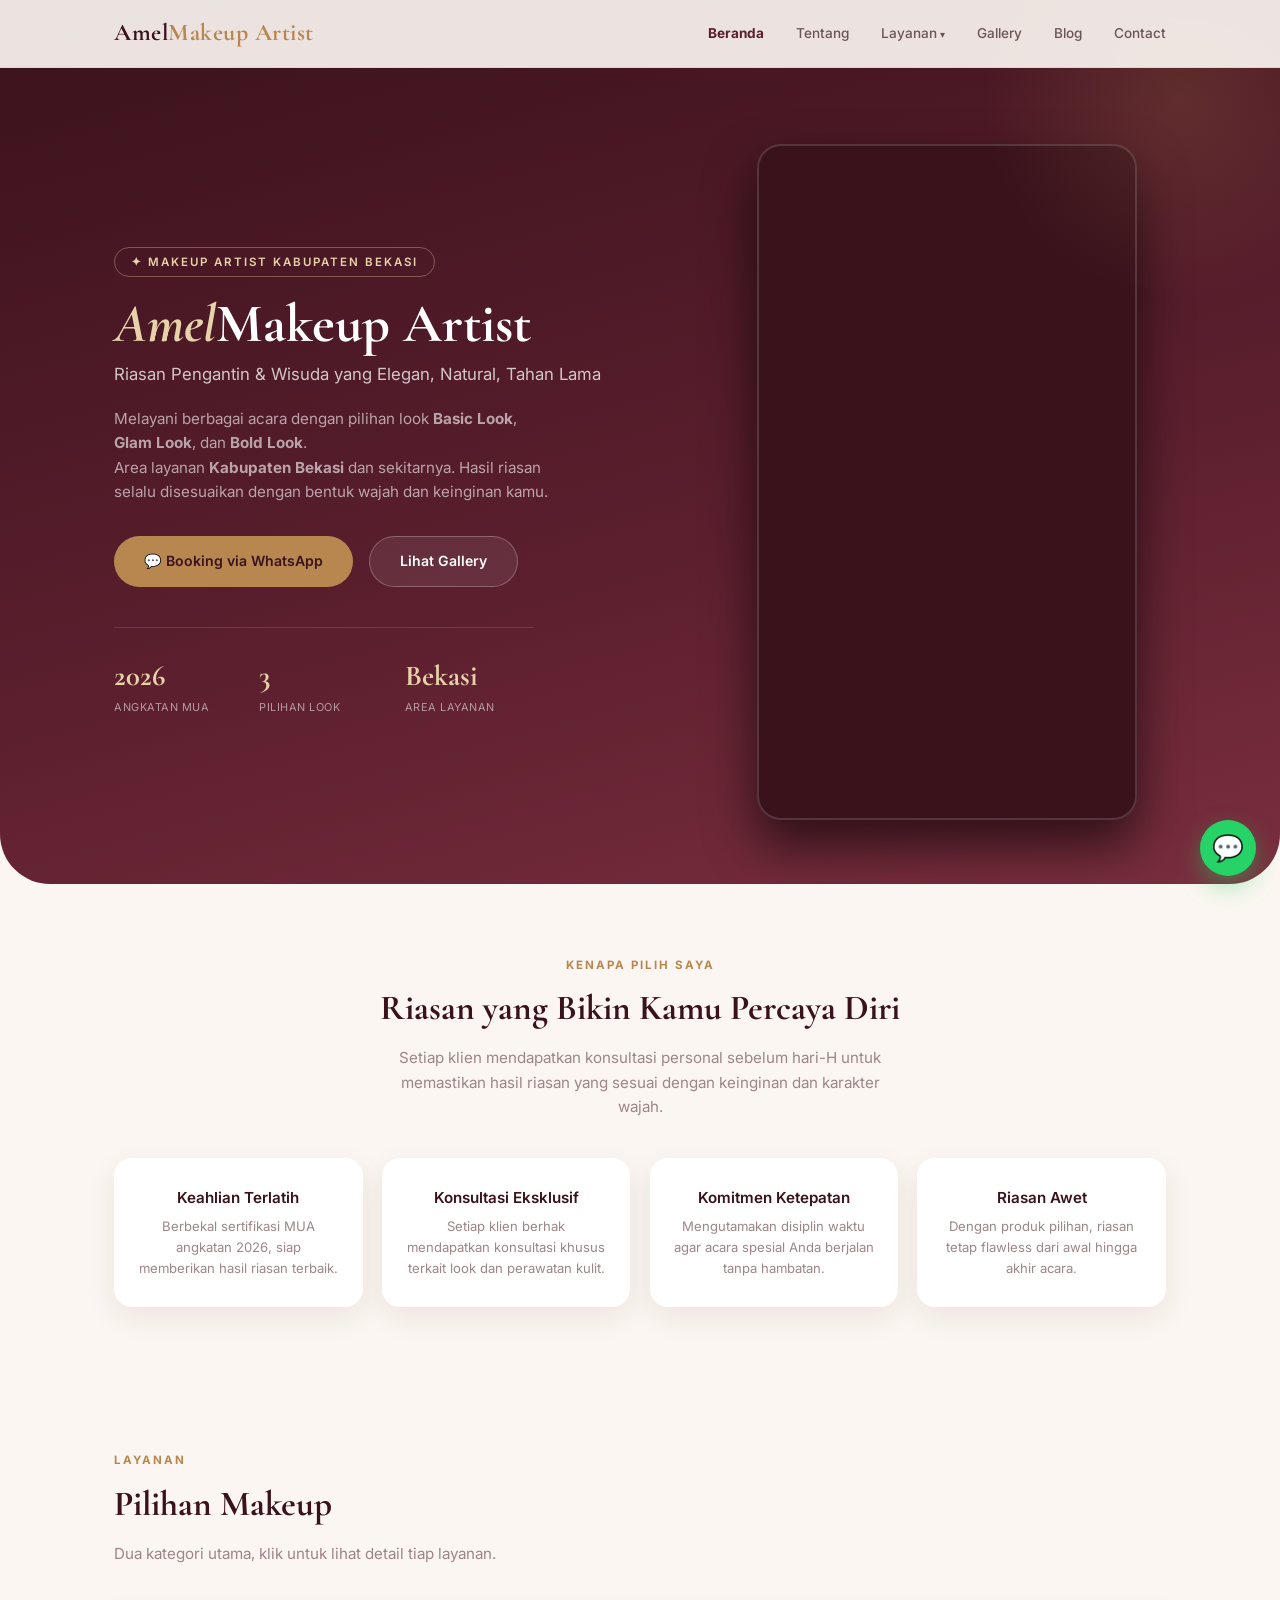
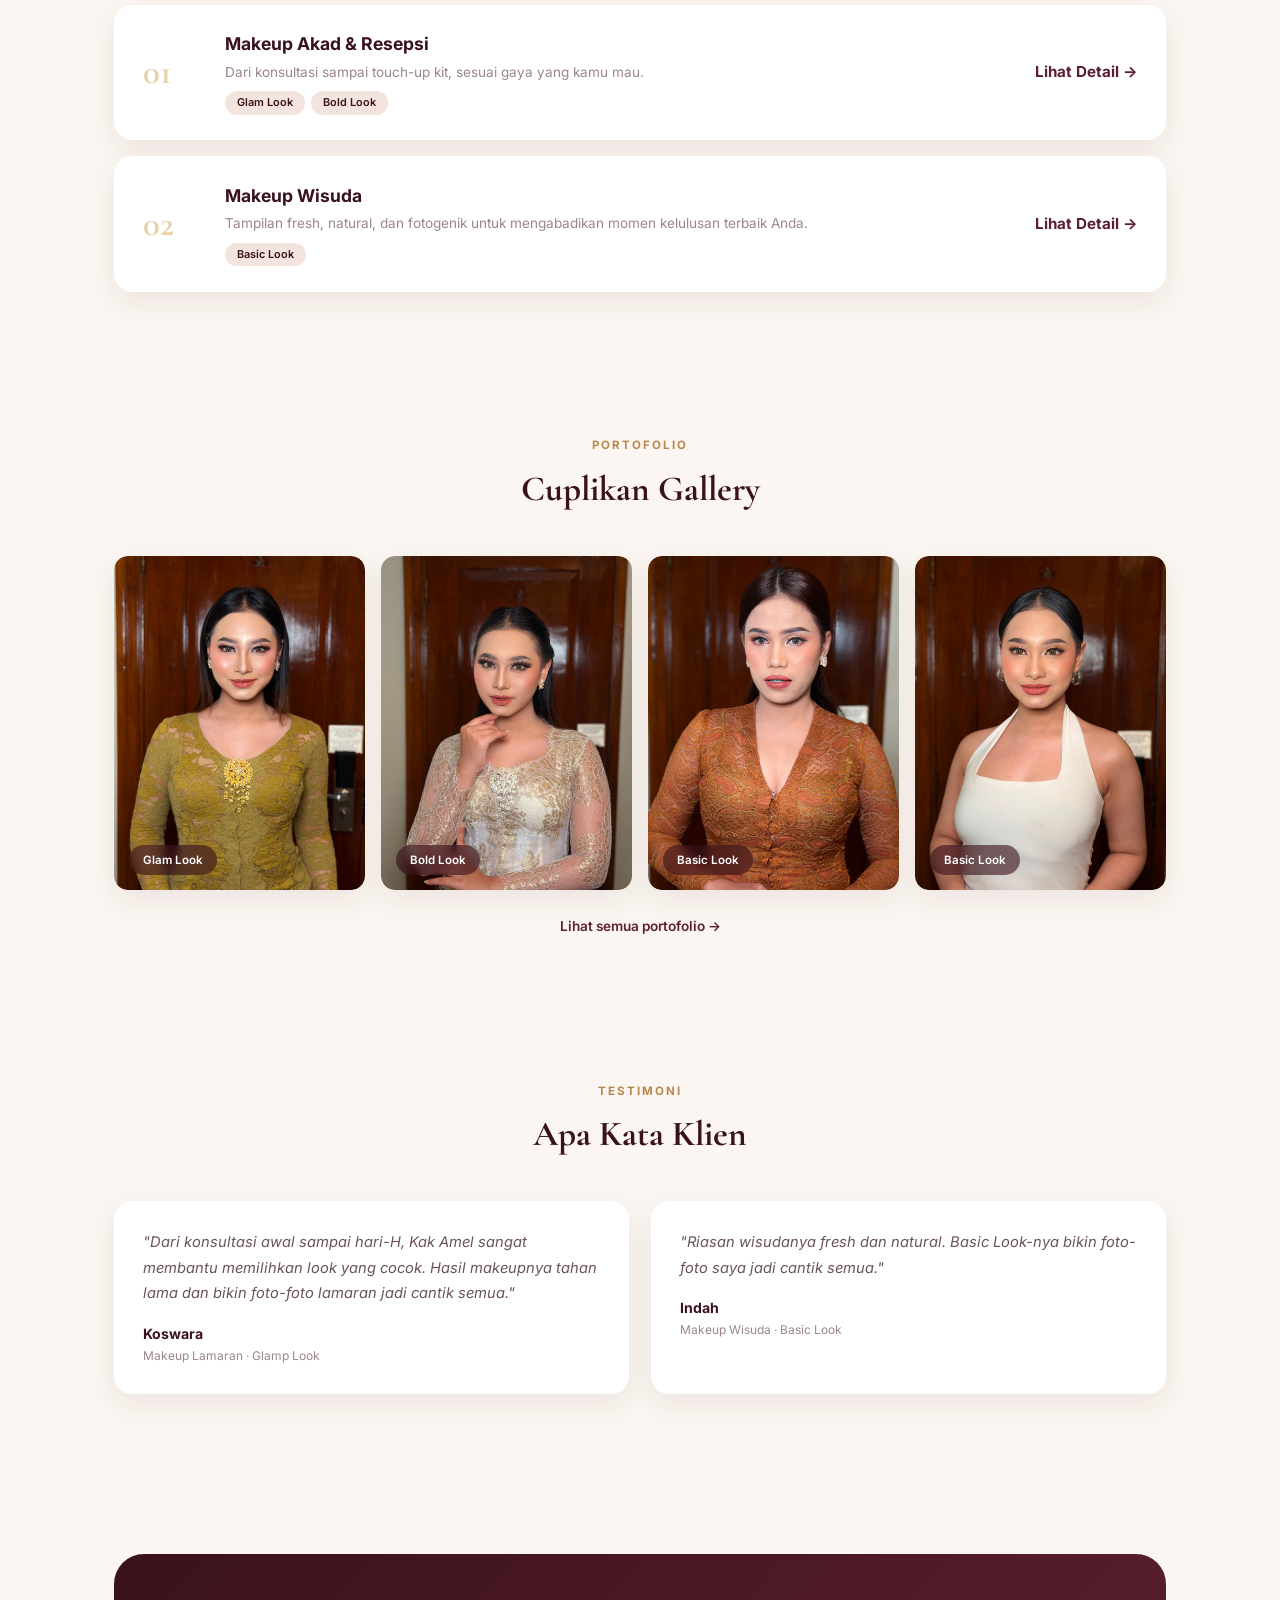
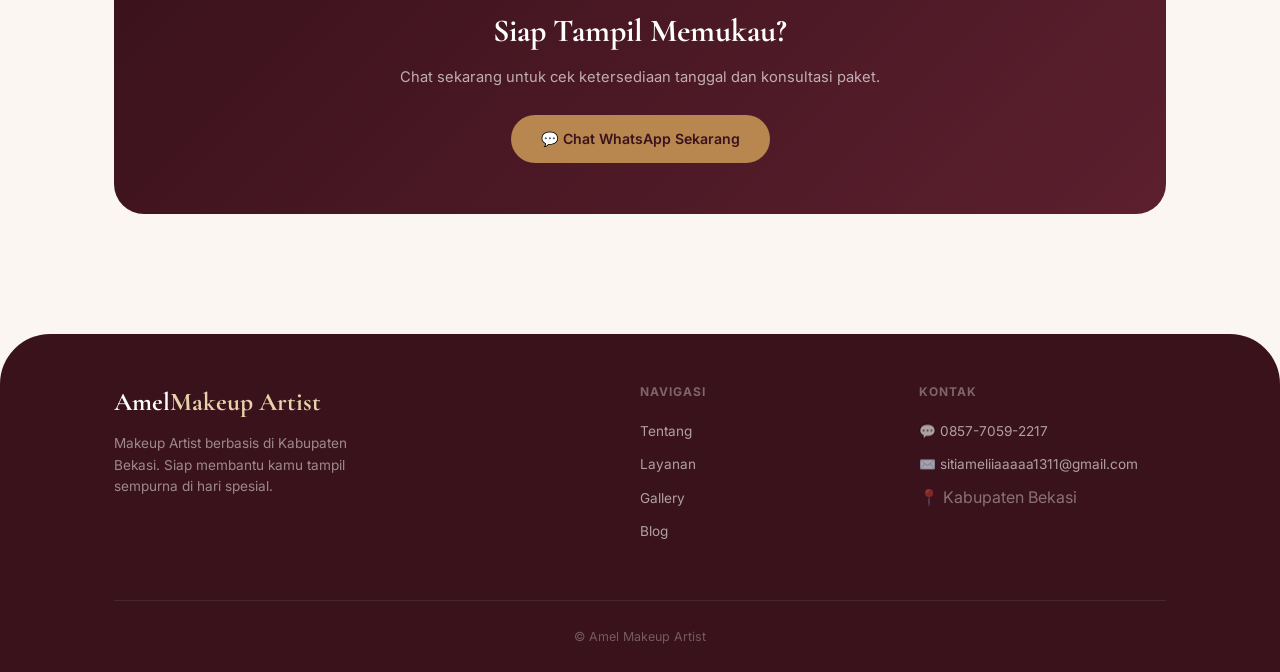
<file: index.html>
<!DOCTYPE html>
<html lang="id">
<head>
<meta charset="UTF-8"/>
<meta name="viewport" content="width=device-width, initial-scale=1.0"/>
<title>Amel MUA — Makeup Artist Kabupaten Bekasi</title>
<link rel="icon" type="image/svg+xml" href="favicon.svg"/>
<link rel="stylesheet" href="style.css"/>
</head>
<body>

<nav class="navbar" id="navbar">
  <div class="container">
    <a href="index.html" class="nav-logo">Amel<span>Makeup Artist</span></a>
    <ul class="nav-links" id="navLinks">
      <li><a href="index.html" class="active">Beranda</a></li>
      <li><a href="about.html">Tentang</a></li>
      <li class="has-dropdown">
        <a href="layanan.html">Layanan</a>
        <ul class="dropdown">
          <li><a href="layanan.html#basic">Basic Look</a></li>
          <li><a href="layanan.html#glam">Glam / Bold</a></li>
          <li><a href="layanan.html#bold">Bold Look</a></li>
        </ul>
      </li>
      <li><a href="gallery.html">Gallery</a></li>
      <li><a href="blog.html">Blog</a></li>
      <li><a href="contact.html">Contact</a></li>
    </ul>
    <button class="hamburger" id="hamburger" aria-label="Menu"><span></span><span></span><span></span></button>
  </div>
</nav>

<section class="hero">
  <div class="container">
    
    <!-- KOLOM KIRI: TEKS & STATS -->
    <div class="hero-text">
      <span class="eyebrow">✦ Makeup Artist Kabupaten Bekasi</span>
      <h1><span>Amel</span>Makeup Artist</h1>
      <p class="hero-tag">Riasan Pengantin &amp; Wisuda yang Elegan, Natural, Tahan Lama</p>
      <p class="hero-desc">
        Melayani berbagai acara dengan pilihan look <strong>Basic Look</strong>, <strong>Glam Look</strong>, dan <strong>Bold Look</strong>.<br>
        Area layanan <strong>Kabupaten Bekasi</strong> dan sekitarnya. Hasil riasan selalu disesuaikan dengan bentuk wajah dan keinginan kamu.
      </p>
      
      <div class="hero-actions">
        <a href="https://wa.me/6285770592217?text=Halo%20Kak%20Amel%2C%20saya%20mau%20tanya-tanya%20soal%20jasa%20makeup" class="btn btn-gold" target="_blank">💬 Booking via WhatsApp</a>
        <a href="gallery.html" class="btn btn-ghost">Lihat Gallery</a>
      </div>
      
      <div class="hero-stats">
        <div><div class="stat-num">2026</div><div class="stat-label">Angkatan MUA</div></div>
        <div><div class="stat-num">3</div><div class="stat-label">Pilihan Look</div></div>
        <div><div class="stat-num">Bekasi</div><div class="stat-label">Area Layanan</div></div>
      </div>
    </div> <!-- Penutup div hero-text -->

    <!-- KOLOM KANAN: VIDEO (DIPINDAHKAN KE SINI, DI LUAR TEKS) -->
    <div class="hero-video-wrapper">
      <video class="hero-video" autoplay loop muted playsinline>
        <!-- Ganti MOV jadi MP4, dan type-nya jadi video/mp4 -->
        <source src="videos/dokumentasi-mua.mp4" type="video/mp4">
        
        <!-- Gambar fallback kalau video gagal -->
        <img src="images/glam-look/glam-look-3.jpeg" alt="Video portofolio">
      </video>
    </div>

  </div>
</section>

<div class="container">

  <section class="section fade-up">
    <div class="section-head center">
      <span class="section-eyebrow">Kenapa Pilih Saya</span>
      <h2 class="section-title">Riasan yang Bikin Kamu Percaya Diri</h2>
      <p class="section-sub">Setiap klien mendapatkan konsultasi personal sebelum hari-H untuk memastikan hasil riasan yang sesuai dengan keinginan dan karakter wajah.</p>
    </div>
    <div class="why-grid">
      <div class="why-card"><h4>Keahlian Terlatih</h4><p>Berbekal sertifikasi MUA angkatan 2026, siap memberikan hasil riasan terbaik.</p></div>
      <div class="why-card"><h4>Konsultasi Eksklusif</h4><p>Setiap klien berhak mendapatkan konsultasi khusus terkait look dan perawatan kulit.</p></div>
      <div class="why-card"><h4>Komitmen Ketepatan</h4><p>Mengutamakan disiplin waktu agar acara spesial Anda berjalan tanpa hambatan.</p></div>
      <div class="why-card"><h4>Riasan Awet</h4><p>Dengan produk pilihan, riasan tetap flawless dari awal hingga akhir acara.</p></div>
    </div>
  </section>

  <section class="section fade-up">
    <div class="section-head">
      <span class="section-eyebrow">Layanan</span>
      <h2 class="section-title">Pilihan Makeup</h2>
      <p class="section-sub">Dua kategori utama, klik untuk lihat detail tiap layanan.</p>
    </div>
    <div class="services-list">
      <a href="layanan.html#glam" class="service-row">
        <div class="service-num">01</div>
        <div>
          <h4>Makeup Akad &amp; Resepsi</h4>
          <p>Dari konsultasi sampai touch-up kit, sesuai gaya yang kamu mau.</p>
          <div class="service-looks">
            <span class="look-chip">Glam Look</span>
            <span class="look-chip">Bold Look</span>
          </div>
        </div>
        <div class="service-price">Lihat Detail →</div>
      </a>
      <a href="layanan.html#basic" class="service-row">
        <div class="service-num">02</div>
        <div>
          <h4>Makeup Wisuda</h4>
          <p>Tampilan fresh, natural, dan fotogenik untuk mengabadikan momen kelulusan terbaik Anda.</p>
          <div class="service-looks"><span class="look-chip">Basic Look</span></div>
        </div>
        <div class="service-price">Lihat Detail →</div>
      </a>
    </div>
  </section>

  <section class="section fade-up">
    <div class="section-head center">
      <span class="section-eyebrow">Portofolio</span>
      <h2 class="section-title">Cuplikan Gallery</h2>
    </div>
    <div class="gallery-grid">
      <a href="gallery.html" class="gallery-item"><img src="images/glam-look/glam-look-3.jpeg" alt="Glam Look"><span class="cap">Glam Look</span></a>
      <a href="gallery.html" class="gallery-item"><img src="images/bold-look/bold-look-1.jpeg" alt="Bold Look"><span class="cap">Bold Look</span></a>
      <a href="gallery.html" class="gallery-item"><img src="images/basic-look/Basic-Look-2.jpeg" alt="Basic Look"><span class="cap">Basic Look</span></a>
      <a href="gallery.html" class="gallery-item"><img src="images/basic-look/basic-look-4.jpeg" alt="Basic Look"><span class="cap">Basic Look</span></a>
    </div>
    <p class="gallery-note"><a href="gallery.html" style="color:var(--wine);font-weight:600;text-decoration:none">Lihat semua portofolio →</a></p>
  </section>

  <section class="section fade-up">
    <div class="section-head center">
      <span class="section-eyebrow">Testimoni</span>
      <h2 class="section-title">Apa Kata Klien</h2>
    </div>
    <div class="testi-grid">
      <div class="testi-card">
        <p class="quote">"Dari konsultasi awal sampai hari-H, Kak Amel sangat membantu memilihkan look yang cocok. Hasil makeupnya tahan lama dan bikin foto-foto lamaran jadi cantik semua."</p>
        <div class="author">Koswara</div>
        <div class="role">Makeup Lamaran · Glamp Look</div>
      </div>
      <div class="testi-card">
        <p class="quote">"Riasan wisudanya fresh dan natural. Basic Look-nya bikin foto-foto saya jadi cantik semua."</p>
        <div class="author">Indah</div>
        <div class="role">Makeup Wisuda · Basic Look</div>
      </div>
    </div>
  </section>

  <section class="section fade-up">
    <div class="cta-band">
      <h3>Siap Tampil Memukau?</h3>
      <p>Chat sekarang untuk cek ketersediaan tanggal dan konsultasi paket.</p>
      <a href="https://wa.me/6285770592217?text=Halo%20Kak%20Amel%2C%20saya%20mau%20booking%20makeup" class="btn btn-gold" target="_blank">💬 Chat WhatsApp Sekarang</a>
    </div>
  </section>

</div>

<footer class="footer">
  <div class="container">
    <div class="footer-brand">
      <div class="name">Amel<span>Makeup Artist</span></div>
      <p>Makeup Artist berbasis di Kabupaten Bekasi. Siap membantu kamu tampil sempurna di hari spesial.</p>
    </div>
    <div>
      <h4>Navigasi</h4>
      <ul class="footer-links">
        <li><a href="about.html">Tentang</a></li>
        <li><a href="layanan.html">Layanan</a></li>
        <li><a href="gallery.html">Gallery</a></li>
        <li><a href="blog.html">Blog</a></li>
      </ul>
    </div>
    <div>
      <h4>Kontak</h4>
      <ul class="footer-links">
        <li><a href="https://wa.me/6285770592217">💬 0857-7059-2217</a></li>
        <li><a href="mailto:sitiameliiaaaaa1311@gmail.com">✉️ sitiameliiaaaaa1311@gmail.com</a></li>
        <li style="color:rgba(255,255,255,.4)">📍 Kabupaten Bekasi</li>
      </ul>
    </div>
    <div class="footer-bottom">© Amel Makeup Artist</div>
  </div>
</footer>

<a href="https://wa.me/6285770592217" class="wa-float" target="_blank" title="Chat WhatsApp">💬</a>
<script src="main.js"></script>
</body>
</html>
</file>
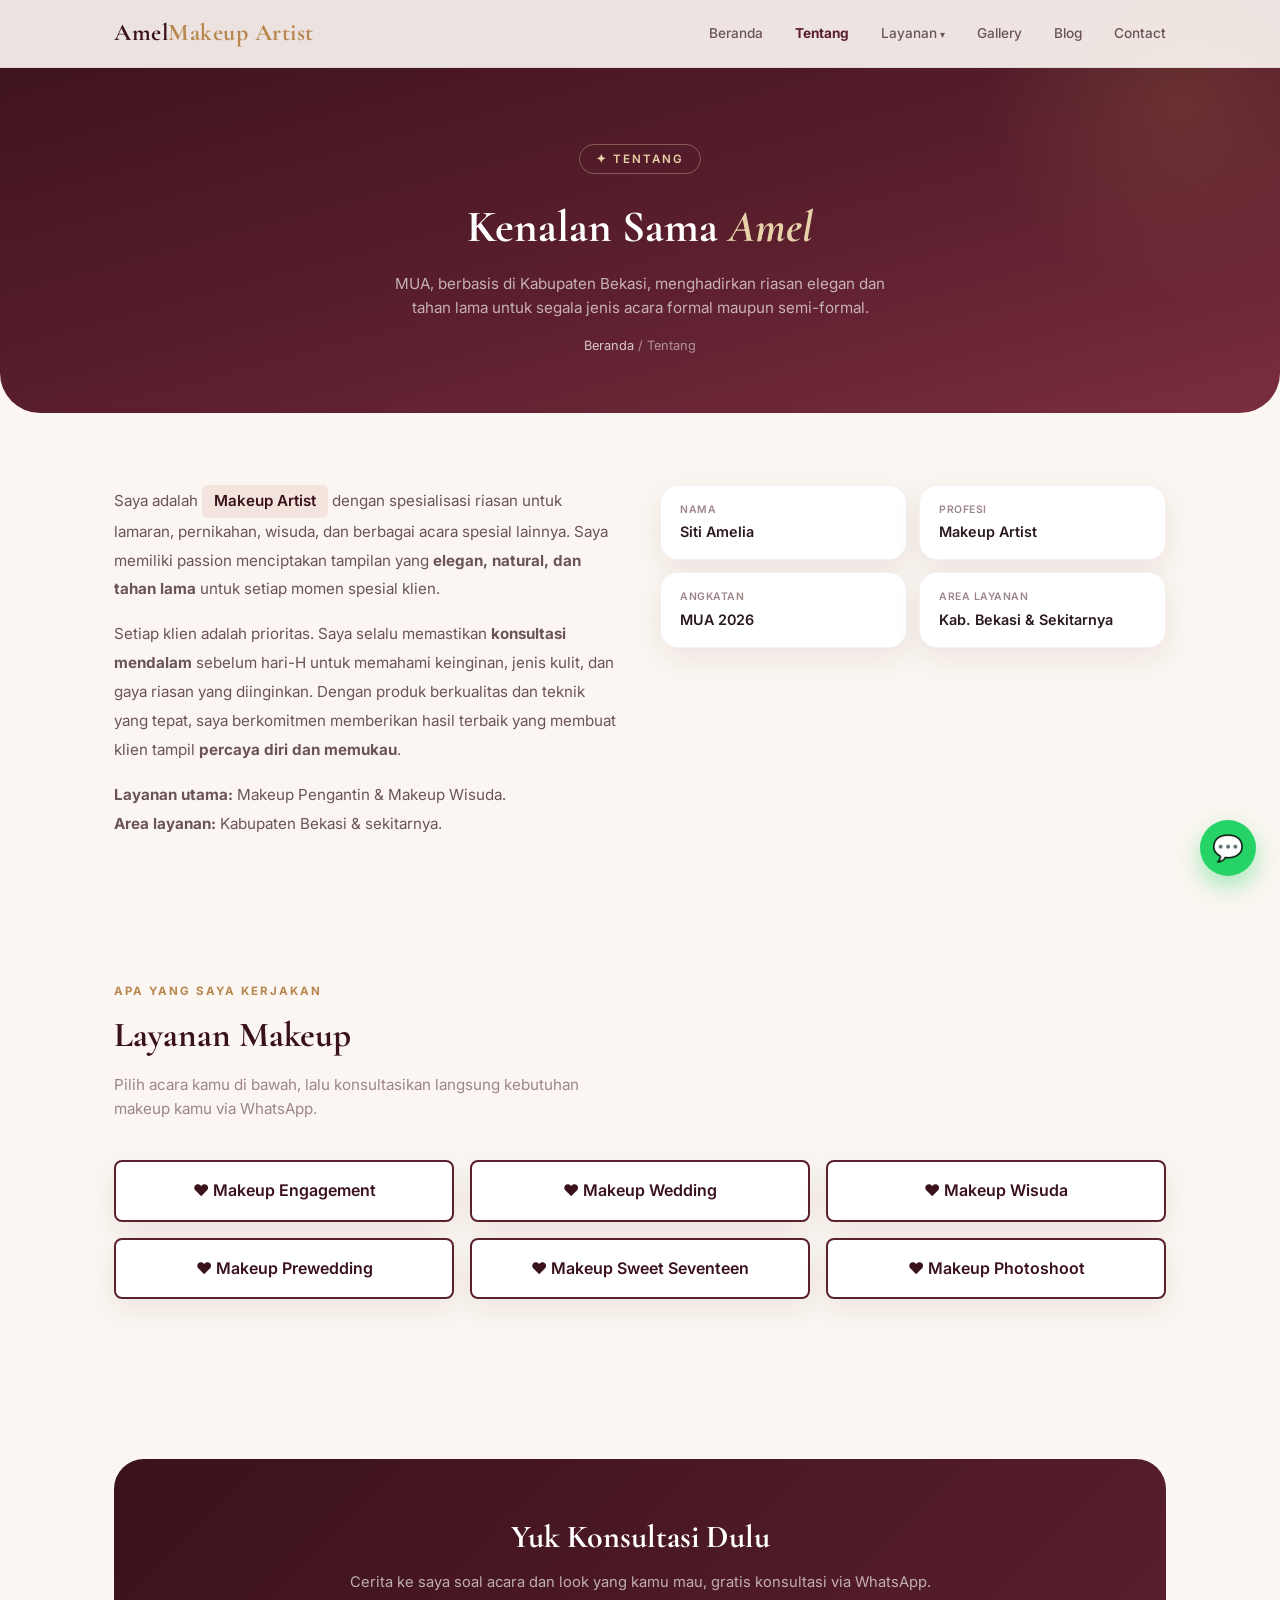
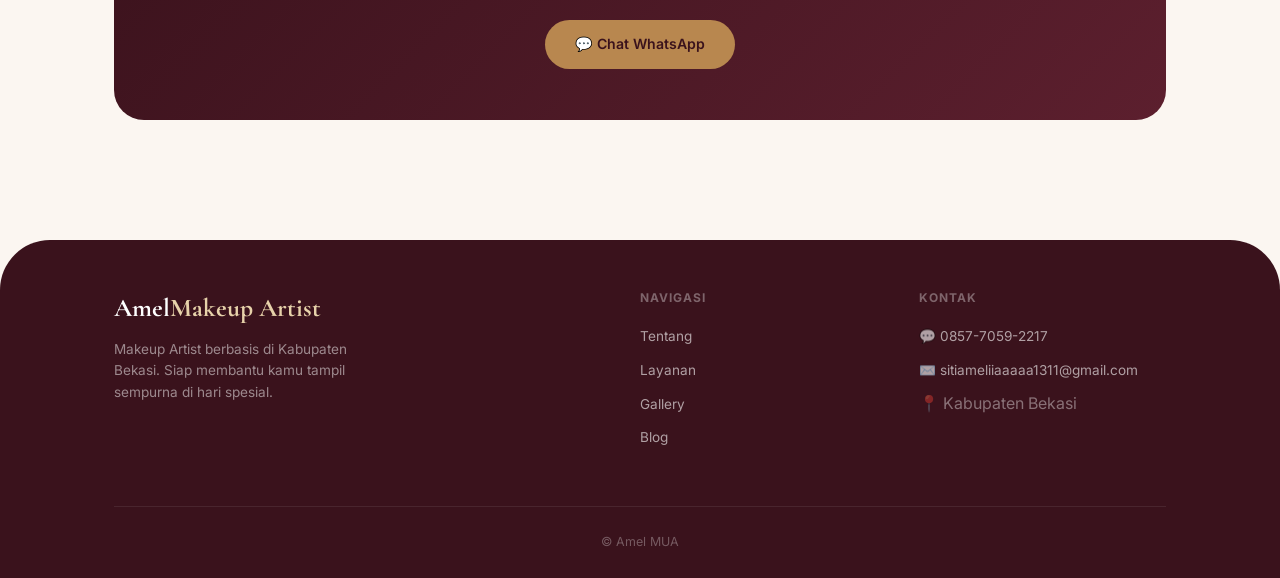
<file: about.html>
<!DOCTYPE html>
<html lang="id">
<head>
<meta charset="UTF-8"/>
<meta name="viewport" content="width=device-width, initial-scale=1.0"/>
<title>Tentang Saya — Amel MUA</title>
<link rel="icon" type="image/svg+xml" href="favicon.svg"/>
<link rel="stylesheet" href="style.css"/>
</head>
<body>

<nav class="navbar">
  <div class="container">
    <a href="index.html" class="nav-logo">Amel<span>Makeup Artist</span></a>
    <ul class="nav-links" id="navLinks">
      <li><a href="index.html">Beranda</a></li>
      <li><a href="about.html" class="active">Tentang</a></li>
      <li class="has-dropdown">
        <a href="layanan.html">Layanan</a>
        <ul class="dropdown">
          <li><a href="layanan.html#wisuda">Basic Look</a></li>
          <li><a href="layanan.html#glam">Glamp Look</a></li>
          <li><a href="layanan.html#thailand">Bold Look</a></li>
        </ul>
      </li>
      <li><a href="gallery.html">Gallery</a></li>
      <li><a href="blog.html">Blog</a></li>
      <li><a href="contact.html">Contact</a></li>
    </ul>
    <button class="hamburger" id="hamburger" aria-label="Menu"><span></span><span></span><span></span></button>
  </div>
</nav>

<section class="page-hero">
  <div class="container">
    <span class="eyebrow">✦ Tentang</span>
    <h1>Kenalan Sama <span>Amel</span></h1>
    <p>MUA, berbasis di Kabupaten Bekasi, menghadirkan riasan elegan dan tahan lama untuk segala jenis acara formal maupun semi-formal.</p>
    <div class="breadcrumb"><a href="index.html">Beranda</a> / Tentang</div>
  </div>
</section>

<div class="container">
  <section class="section fade-up">
    <div class="about-grid">
      <div class="about-text">
        <p>
          Saya adalah <span class="about-highlight">Makeup Artist</span> dengan spesialisasi
          riasan untuk lamaran, pernikahan, wisuda, dan berbagai acara spesial lainnya. Saya memiliki passion menciptakan tampilan yang
          <strong>elegan, natural, dan tahan lama</strong> untuk setiap momen spesial klien.
        </p>
        <p>
          Setiap klien adalah prioritas. Saya selalu memastikan <strong>konsultasi mendalam</strong>
          sebelum hari-H untuk memahami keinginan, jenis kulit, dan gaya riasan yang diinginkan.
          Dengan produk berkualitas dan teknik yang tepat, saya berkomitmen memberikan hasil
          terbaik yang membuat klien tampil <strong>percaya diri dan memukau</strong>.
        </p>
        <p>
          <strong>Layanan utama:</strong> Makeup Pengantin &amp; Makeup Wisuda.<br/>
          <strong>Area layanan:</strong> Kabupaten Bekasi &amp; sekitarnya.
        </p>
      </div>
      <div class="about-info-cards">
        <div class="about-info-card"><div class="label">Nama</div><div class="value">Siti Amelia</div></div>
        <div class="about-info-card"><div class="label">Profesi</div><div class="value">Makeup Artist</div></div>
        <div class="about-info-card"><div class="label">Angkatan</div><div class="value">MUA 2026</div></div>
        <div class="about-info-card"><div class="label">Area Layanan</div><div class="value">Kab. Bekasi &amp; Sekitarnya</div></div>
      </div>
    </div>
  </section>

  <section class="section fade-up">
  <div class="section-head">
    <span class="section-eyebrow">Apa yang Saya Kerjakan</span>
    <h2 class="section-title">Layanan Makeup</h2>
    <p class="section-sub">Pilih acara kamu di bawah, lalu konsultasikan langsung kebutuhan makeup kamu via WhatsApp.</p>
  </div>

  <div class="service-tags-grid">
    <a href="https://wa.me/6285770592217?text=Halo Kak Amel, saya mau tanya soal Makeup Engagement" class="service-tag-btn" target="_blank">❤️ Makeup Engagement</a>
    <a href="https://wa.me/6285770592217?text=Halo Kak Amel, saya mau tanya soal Makeup Wedding" class="service-tag-btn" target="_blank">❤️ Makeup Wedding</a>
    <a href="https://wa.me/6285770592217?text=Halo Kak Amel, saya mau tanya soal Makeup Wisuda" class="service-tag-btn" target="_blank">❤️ Makeup Wisuda</a>
    <a href="https://wa.me/6285770592217?text=Halo Kak Amel, saya mau tanya soal Makeup Prewedding" class="service-tag-btn" target="_blank">❤️ Makeup Prewedding</a>
    <a href="https://wa.me/6285770592217?text=Halo Kak Amel, saya mau tanya soal Makeup Sweet Seventeen" class="service-tag-btn" target="_blank">❤️ Makeup Sweet Seventeen</a>
    <a href="https://wa.me/6285770592217?text=Halo Kak Amel, saya mau tanya soal Makeup Photoshoot" class="service-tag-btn" target="_blank">❤️ Makeup Photoshoot</a>
  </div>
</section>

  <section class="section fade-up">
    <div class="cta-band">
      <h3>Yuk Konsultasi Dulu</h3>
      <p>Cerita ke saya soal acara dan look yang kamu mau, gratis konsultasi via WhatsApp.</p>
      <a href="https://wa.me/6285770592217" class="btn btn-gold" target="_blank">💬 Chat WhatsApp</a>
    </div>
  </section>
</div>

<footer class="footer">
  <div class="container">
    <div class="footer-brand">
      <div class="name">Amel<span>Makeup Artist</span></div>
      <p>Makeup Artist berbasis di Kabupaten Bekasi. Siap membantu kamu tampil sempurna di hari spesial.</p>
    </div>
    <div>
      <h4>Navigasi</h4>
      <ul class="footer-links">
        <li><a href="about.html">Tentang</a></li>
        <li><a href="layanan.html">Layanan</a></li>
        <li><a href="gallery.html">Gallery</a></li>
        <li><a href="blog.html">Blog</a></li>
      </ul>
    </div>
    <div>
      <h4>Kontak</h4>
      <ul class="footer-links">
        <li><a href="https://wa.me/6285770592217">💬 0857-7059-2217</a></li>
        <li><a href="mailto:sitiameliiaaaaa1311@gmail.com">✉️ sitiameliiaaaaa1311@gmail.com</a></li>
        <li style="color:rgba(255,255,255,.4)">📍 Kabupaten Bekasi</li>
      </ul>
    </div>
    <div class="footer-bottom">© Amel MUA</div>
  </div>
</footer>

<a href="https://wa.me/6285770592217" class="wa-float" target="_blank" title="Chat WhatsApp">💬</a>
<script src="main.js"></script>
</body>
</html>
</file>
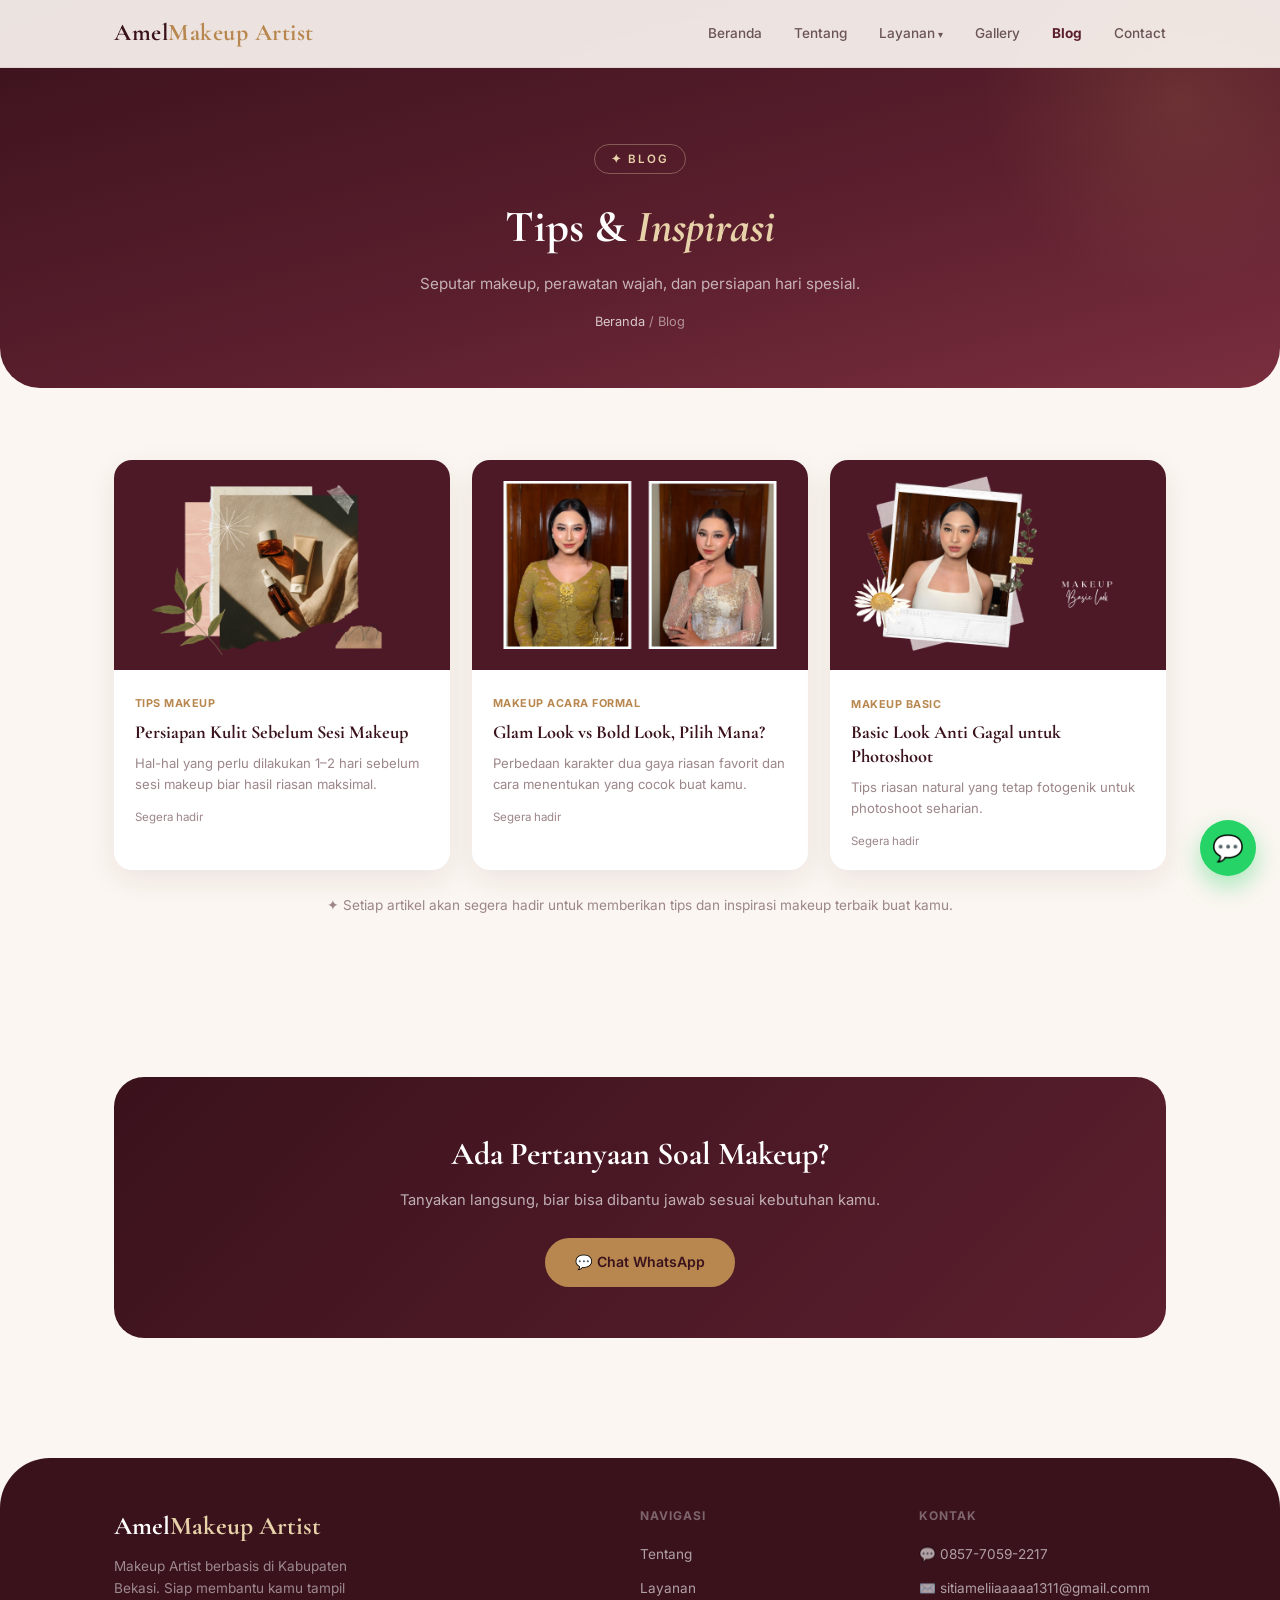
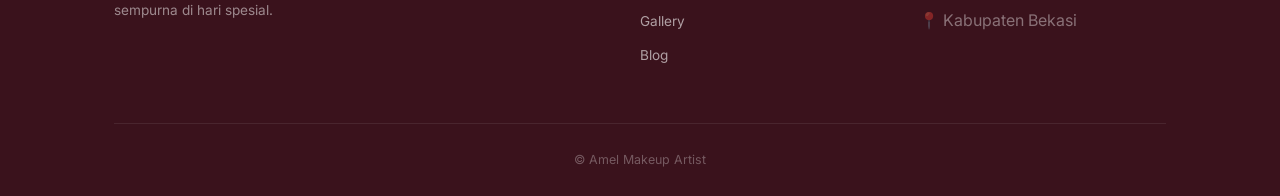
<file: blog.html>
<!DOCTYPE html>
<html lang="id">
<head>
<meta charset="UTF-8"/>
<meta name="viewport" content="width=device-width, initial-scale=1.0"/>
<title>Blog — Amel Makeup Artist</title>
<link rel="icon" type="image/svg+xml" href="favicon.svg"/>
<link rel="stylesheet" href="style.css"/>
</head>
<body>

<nav class="navbar">
  <div class="container">
    <a href="index.html" class="nav-logo">Amel<span>Makeup Artist</span></a>
    <ul class="nav-links" id="navLinks">
      <li><a href="index.html">Beranda</a></li>
      <li><a href="about.html">Tentang</a></li>
      <li class="has-dropdown">
        <a href="layanan.html">Layanan</a>
        <ul class="dropdown">
          <li><a href="layanan.html#wisuda">Basic Look</a></li>
          <li><a href="layanan.html#glam">Glam Look</a></li>
          <li><a href="layanan.html#thailand">Bold Look</a></li>
        </ul>
      </li>
      <li><a href="gallery.html">Gallery</a></li>
      <li><a href="blog.html" class="active">Blog</a></li>
      <li><a href="contact.html">Contact</a></li>
    </ul>
    <button class="hamburger" id="hamburger" aria-label="Menu"><span></span><span></span><span></span></button>
  </div>
</nav>

<section class="page-hero">
  <div class="container">
    <span class="eyebrow">✦ Blog</span>
    <h1>Tips &amp; <span>Inspirasi</span></h1>
    <p>Seputar makeup, perawatan wajah, dan persiapan hari spesial.</p>
    <div class="breadcrumb"><a href="index.html">Beranda</a> / Blog</div>
  </div>
</section>

<div class="container">
  <section class="section fade-up">
    <div class="blog-grid">
      <a href="#" class="blog-card">
        <div class="thumb"><img src="images/blog/produk-skincare.png" alt="Produk Skincare" style="width:100%; height:100%; object-fit:cover;"></div>
        <div class="body">
          <span class="tag">Tips Makeup</span>
          <h4>Persiapan Kulit Sebelum Sesi Makeup</h4>
          <p>Hal-hal yang perlu dilakukan 1–2 hari sebelum sesi makeup biar hasil riasan maksimal.</p>
          <div class="meta">Segera hadir</div>
        </div>
      </a>
      <a href="#" class="blog-card">
        <div class="thumb"><img src="images/blog/glam-bold-look.png" alt="Glam dan Bold Look" style="width:100%; height:100%; object-fit:cover;"></div>
        <div class="body">
          <span class="tag">Makeup Acara Formal</span>
          <h4>Glam Look vs Bold Look, Pilih Mana?</h4>
          <p>Perbedaan karakter dua gaya riasan favorit dan cara menentukan yang cocok buat kamu.</p>
          <div class="meta">Segera hadir</div>
        </div>
      </a>
      <a href="#" class="blog-card">
        <div class="thumb"><img src="images/blog/basic-look.png" alt="Basic Look" style="width:100%; height:100%; object-fit:cover;"></div>
        <div class="body">
          <span class="tag">Makeup Basic</span>
          <h4>Basic Look Anti Gagal untuk Photoshoot</h4>
          <p>Tips riasan natural yang tetap fotogenik untuk photoshoot seharian.</p>
          <div class="meta">Segera hadir</div>
        </div>
      </a>
    </div>
    <p class="gallery-note">✦ Setiap artikel akan segera hadir untuk memberikan tips dan inspirasi makeup terbaik buat kamu.</p>
  </section>

  <section class="section fade-up">
    <div class="cta-band">
      <h3>Ada Pertanyaan Soal Makeup?</h3>
      <p>Tanyakan langsung, biar bisa dibantu jawab sesuai kebutuhan kamu.</p>
      <a href="https://wa.me/6285770592217" class="btn btn-gold" target="_blank">💬 Chat WhatsApp</a>
    </div>
  </section>
</div>

<footer class="footer">
  <div class="container">
    <div class="footer-brand">
      <div class="name">Amel<span>Makeup Artist</span></div>
      <p>Makeup Artist berbasis di Kabupaten Bekasi. Siap membantu kamu tampil sempurna di hari spesial.</p>
    </div>
    <div>
      <h4>Navigasi</h4>
      <ul class="footer-links">
        <li><a href="about.html">Tentang</a></li>
        <li><a href="layanan.html">Layanan</a></li>
        <li><a href="gallery.html">Gallery</a></li>
        <li><a href="blog.html">Blog</a></li>
      </ul>
    </div>
    <div>
      <h4>Kontak</h4>
      <ul class="footer-links">
        <li><a href="https://wa.me/6285770592217">💬 0857-7059-2217</a></li>
        <li><a href="mailto:sitiameliiaaaaa1311@gmail.com">✉️ sitiameliiaaaaa1311@gmail.comm</a></li>
        <li style="color:rgba(255,255,255,.4)">📍 Kabupaten Bekasi</li>
      </ul>
    </div>
    <div class="footer-bottom">© Amel Makeup Artist</div>
  </div>
</footer>

<a href="https://wa.me/6285770592217" class="wa-float" target="_blank" title="Chat WhatsApp">💬</a>
<script src="main.js"></script>
</body>
</html>
</file>
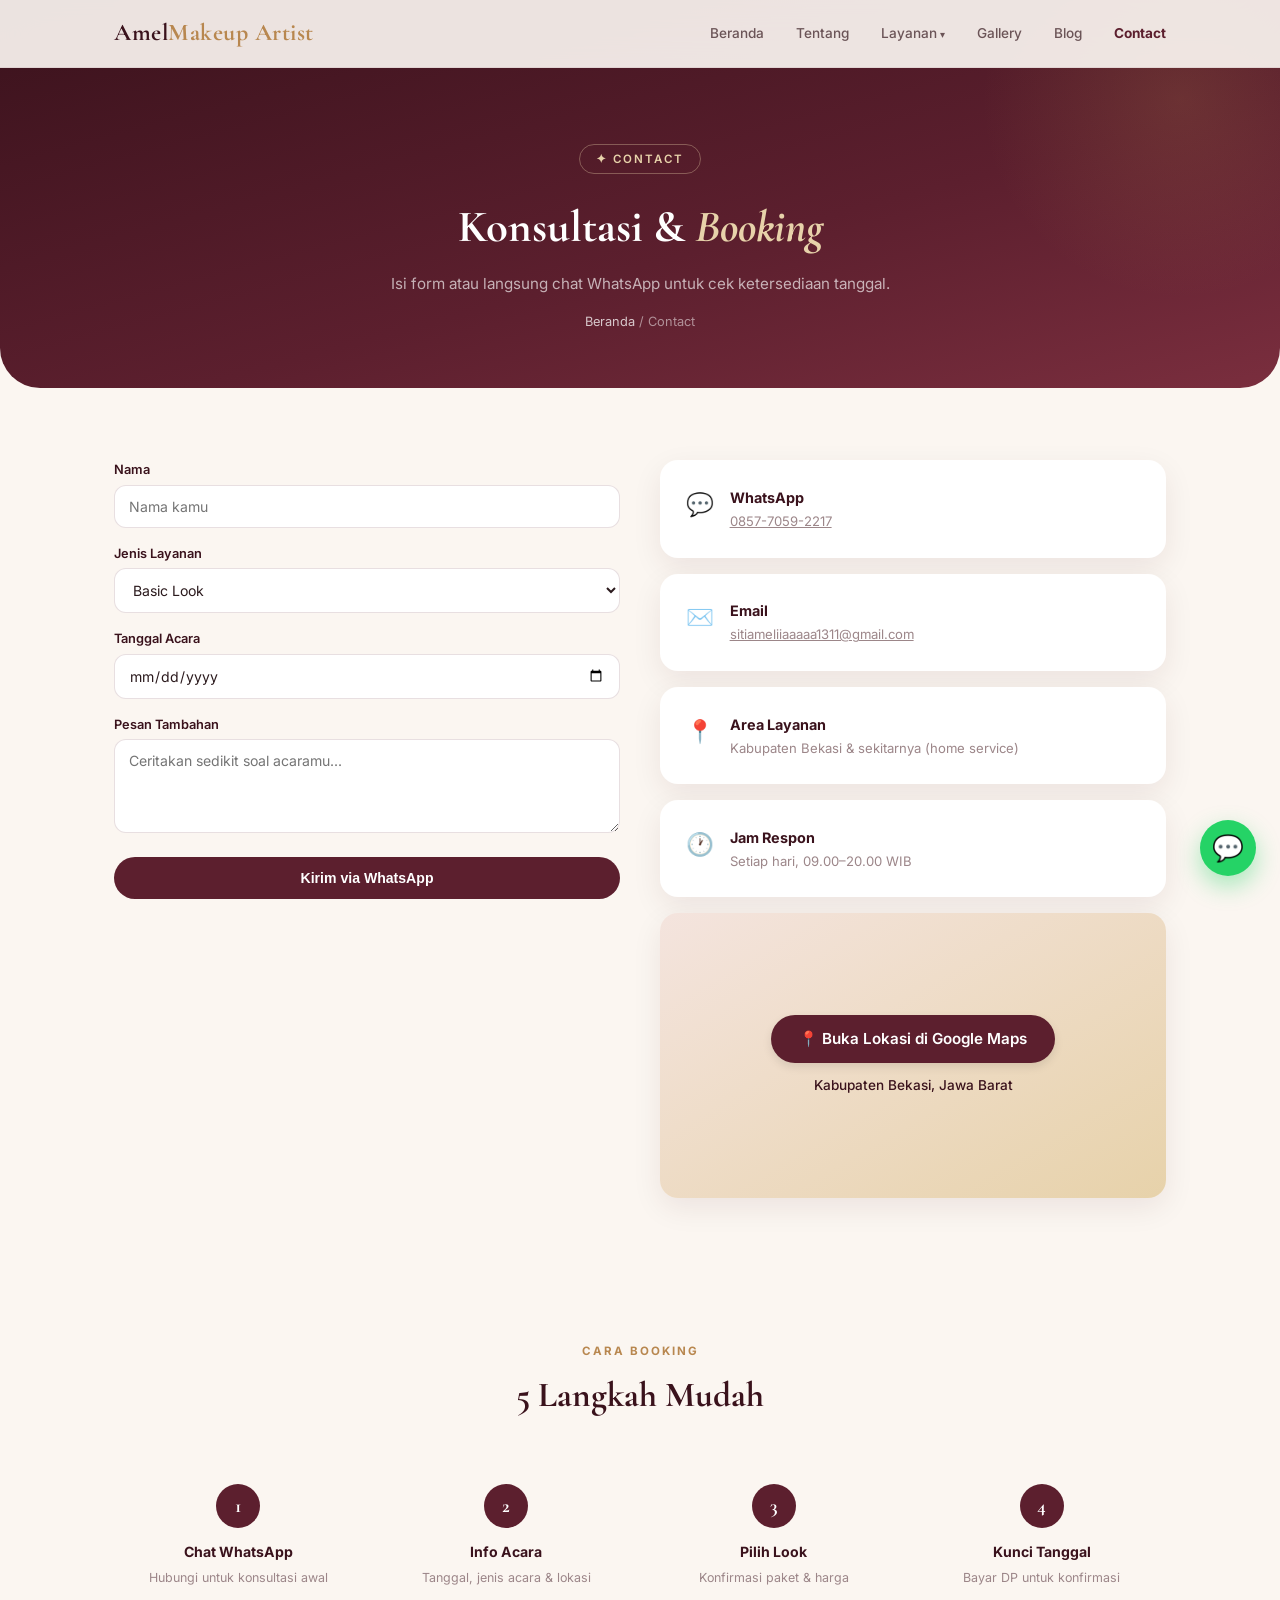
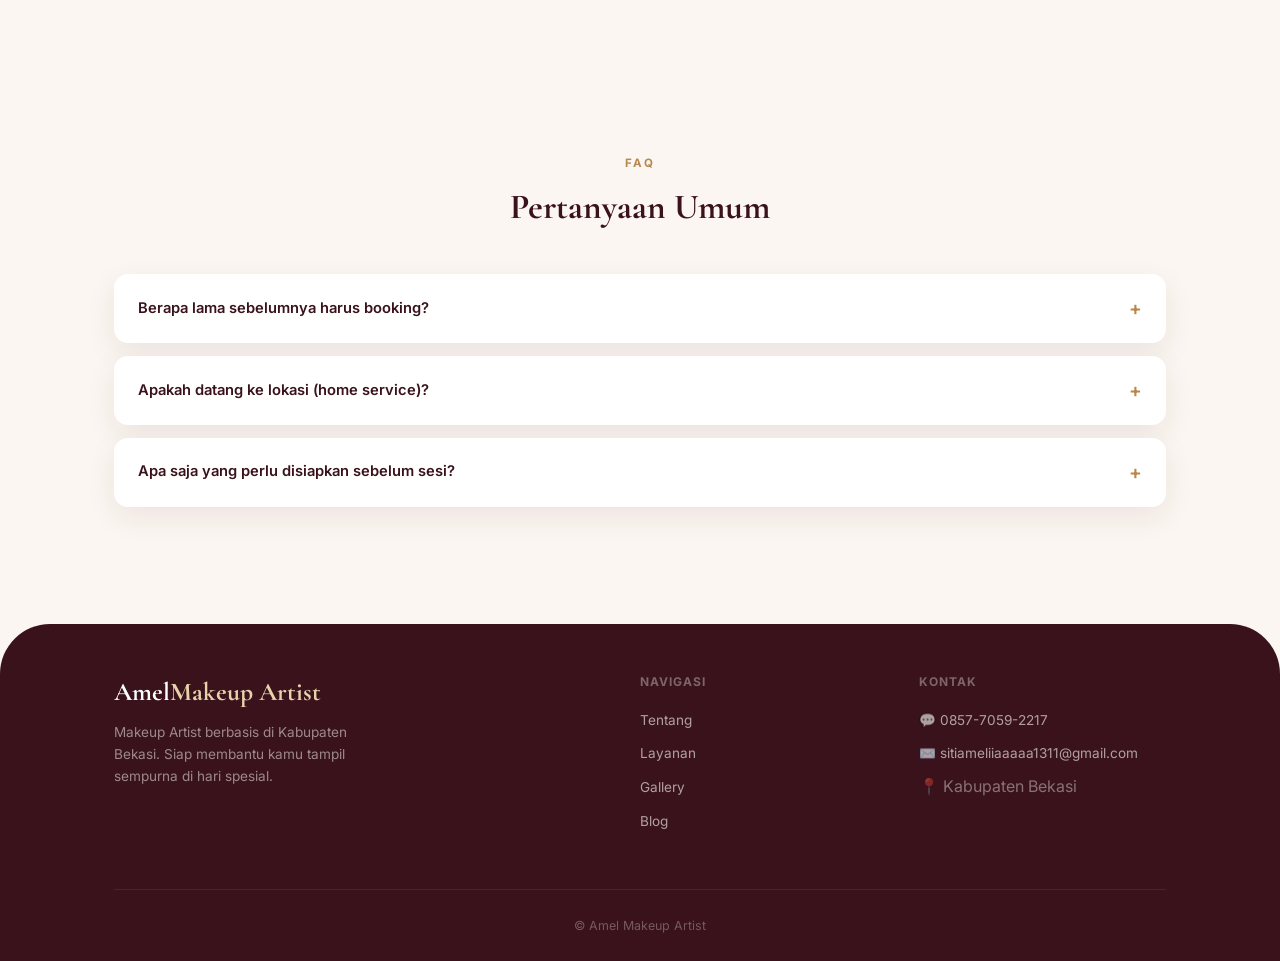
<file: contact.html>
<!DOCTYPE html>
<html lang="id">
<head>
<meta charset="UTF-8"/>
<meta name="viewport" content="width=device-width, initial-scale=1.0"/>
<title>Contact Us — Amel Makeup Artist</title>
<link rel="icon" type="image/svg+xml" href="favicon.svg"/>
<link rel="stylesheet" href="style.css"/>
</head>
<body>

<nav class="navbar">
  <div class="container">
    <a href="index.html" class="nav-logo">Amel<span>Makeup Artist</span></a>
    <ul class="nav-links" id="navLinks">
      <li><a href="index.html">Beranda</a></li>
      <li><a href="about.html">Tentang</a></li>
      <li class="has-dropdown">
        <a href="layanan.html">Layanan</a>
        <ul class="dropdown">
          <li><a href="layanan.html#wisuda">Basic Look</a></li>
          <li><a href="layanan.html#glam">Glam Look</a></li>
          <li><a href="layanan.html#thailand">Basic Look</a></li>
        </ul>
      </li>
      <li><a href="gallery.html">Gallery</a></li>
      <li><a href="blog.html">Blog</a></li>
      <li><a href="contact.html" class="active">Contact</a></li>
    </ul>
    <button class="hamburger" id="hamburger" aria-label="Menu"><span></span><span></span><span></span></button>
  </div>
</nav>

<section class="page-hero">
  <div class="container">
    <span class="eyebrow">✦ Contact</span>
    <h1>Konsultasi &amp; <span>Booking</span></h1>
    <p>Isi form atau langsung chat WhatsApp untuk cek ketersediaan tanggal.</p>
    <div class="breadcrumb"><a href="index.html">Beranda</a> / Contact</div>
  </div>
</section>

<div class="container">
  <section class="section fade-up">
    <div class="contact-grid">
      <form class="contact-form" onsubmit="event.preventDefault(); window.open('https://wa.me/6285770592217?text=' + encodeURIComponent('Halo Kak Amel, nama saya ' + this.nama.value + '. Saya mau tanya soal ' + this.layanan.value + ' untuk tanggal ' + this.tanggal.value + '. ' + this.pesan.value), '_blank');">
        <div>
          <label>Nama</label>
          <input type="text" name="nama" required placeholder="Nama kamu"/>
        </div>
        <div>
          <label>Jenis Layanan</label>
          <select name="layanan" required>
            <option value="Makeup Wisuda (Basic Look)">Basic Look</option>
            <option value="Makeup Pengantin (Glam Look/Bold)">Glam Look</option>
            <option value="Makeup Pengantin (Thailand Look)">Basic Look</option>
          </select>
        </div>
        <div>
          <label>Tanggal Acara</label>
          <input type="date" name="tanggal" required/>
        </div>
        <div>
          <label>Pesan Tambahan</label>
          <textarea name="pesan" rows="4" placeholder="Ceritakan sedikit soal acaramu..."></textarea>
        </div>
        <button type="submit" class="btn btn-wine btn-block">Kirim via WhatsApp</button>
      </form>

      <div>
        <div class="contact-info-card">
          <span class="ic">💬</span>
          <div><h5>WhatsApp</h5><p><a href="https://wa.me/6285770592217">0857-7059-2217</a></p></div>
        </div>
        <div class="contact-info-card">
          <span class="ic">✉️</span>
          <div><h5>Email</h5><p><a href="mailto:sitiameliiaaaaa1311@gmail.com">sitiameliiaaaaa1311@gmail.com</a></p></div>
        </div>
        <div class="contact-info-card">
          <span class="ic">📍</span>
          <div><h5>Area Layanan</h5><p>Kabupaten Bekasi &amp; sekitarnya (home service)</p></div>
        </div>
        <div class="contact-info-card">
          <span class="ic">🕐</span>
          <div><h5>Jam Respon</h5><p>Setiap hari, 09.00–20.00 WIB</p></div>
        </div>
                <!-- GANTI BAGIAN MAPS DENGAN INI -->
        <div class="map-box" style="display: flex; flex-direction: column; align-items: center; justify-content: center; background: linear-gradient(150deg, var(--blush), var(--gold-soft)); text-align: center; padding: 2rem;">
          
          <a href="https://maps.app.goo.gl/X8LCEnjEzW8CxGGJ6" 
             target="_blank" 
             style="display: inline-block; background: var(--wine); color: white; padding: 12px 28px; border-radius: 30px; text-decoration: none; font-weight: 600; font-size: 0.95rem; box-shadow: 0 4px 10px rgba(0,0,0,0.1);">
             📍 Buka Lokasi di Google Maps
          </a>

          <p style="margin-top: 12px; color: var(--wine-dark); font-size: 0.85rem; font-weight: 500;">
            Kabupaten Bekasi, Jawa Barat
          </p>

        </div>
      </div>
    </div>
  </section>

  <section class="section fade-up">
    <div class="section-head center">
      <span class="section-eyebrow">Cara Booking</span>
      <h2 class="section-title">5 Langkah Mudah</h2>
    </div>
    <div class="steps-row">
      <div class="step-card"><div class="step-num">1</div><h5>Chat WhatsApp</h5><p>Hubungi untuk konsultasi awal</p></div>
      <div class="step-card"><div class="step-num">2</div><h5>Info Acara</h5><p>Tanggal, jenis acara &amp; lokasi</p></div>
      <div class="step-card"><div class="step-num">3</div><h5>Pilih Look</h5><p>Konfirmasi paket &amp; harga</p></div>
      <div class="step-card"><div class="step-num">4</div><h5>Kunci Tanggal</h5><p>Bayar DP untuk konfirmasi</p></div>
    </div>
  </section>

  <section class="section fade-up">
    <div class="section-head center">
      <span class="section-eyebrow">FAQ</span>
      <h2 class="section-title">Pertanyaan Umum</h2>
    </div>
    <div class="faq-item">
      <div class="faq-q" onclick="toggleFaq(this)"><span>Berapa lama sebelumnya harus booking?</span><span class="plus">+</span></div>
      <div class="faq-a"><p>Disarankan booking minimal 2–3 minggu sebelumnya, terutama untuk acara wisuda dan wedding musim ramai.</p></div>
    </div>
    <div class="faq-item">
      <div class="faq-q" onclick="toggleFaq(this)"><span>Apakah datang ke lokasi (home service)?</span><span class="plus">+</span></div>
      <div class="faq-a"><p>Ya, layanan panggilan — datang ke rumah, kampus, atau venue acara di area Kabupaten Bekasi &amp; sekitarnya.</p></div>
    </div>
    <div class="faq-item">
      <div class="faq-q" onclick="toggleFaq(this)"><span>Apa saja yang perlu disiapkan sebelum sesi?</span><span class="plus">+</span></div>
      <div class="faq-a"><p>Bersihkan wajah dari skincare/makeup sebelumnya, dan siapkan referensi look yang diinginkan (foto/Pinterest).</p></div>
    </div>
  </section>
</div>

<footer class="footer">
  <div class="container">
    <div class="footer-brand">
      <div class="name">Amel<span>Makeup Artist</span></div>
      <p>Makeup Artist berbasis di Kabupaten Bekasi. Siap membantu kamu tampil sempurna di hari spesial.</p>
    </div>
    <div>
      <h4>Navigasi</h4>
      <ul class="footer-links">
        <li><a href="about.html">Tentang</a></li>
        <li><a href="layanan.html">Layanan</a></li>
        <li><a href="gallery.html">Gallery</a></li>
        <li><a href="blog.html">Blog</a></li>
      </ul>
    </div>
    <div>
      <h4>Kontak</h4>
      <ul class="footer-links">
        <li><a href="https://wa.me/6285770592217">💬 0857-7059-2217</a></li>
        <li><a href="mailto:sitiameliiaaaaa1311@gmail.com">✉️ sitiameliiaaaaa1311@gmail.com</a></li>
        <li style="color:rgba(255,255,255,.4)">📍 Kabupaten Bekasi</li>
      </ul>
    </div>
    <div class="footer-bottom">© Amel Makeup Artist</div>
  </div>
</footer>

<a href="https://wa.me/6285770592217" class="wa-float" target="_blank" title="Chat WhatsApp">💬</a>
<script src="main.js"></script>
</body>
</html>
</file>
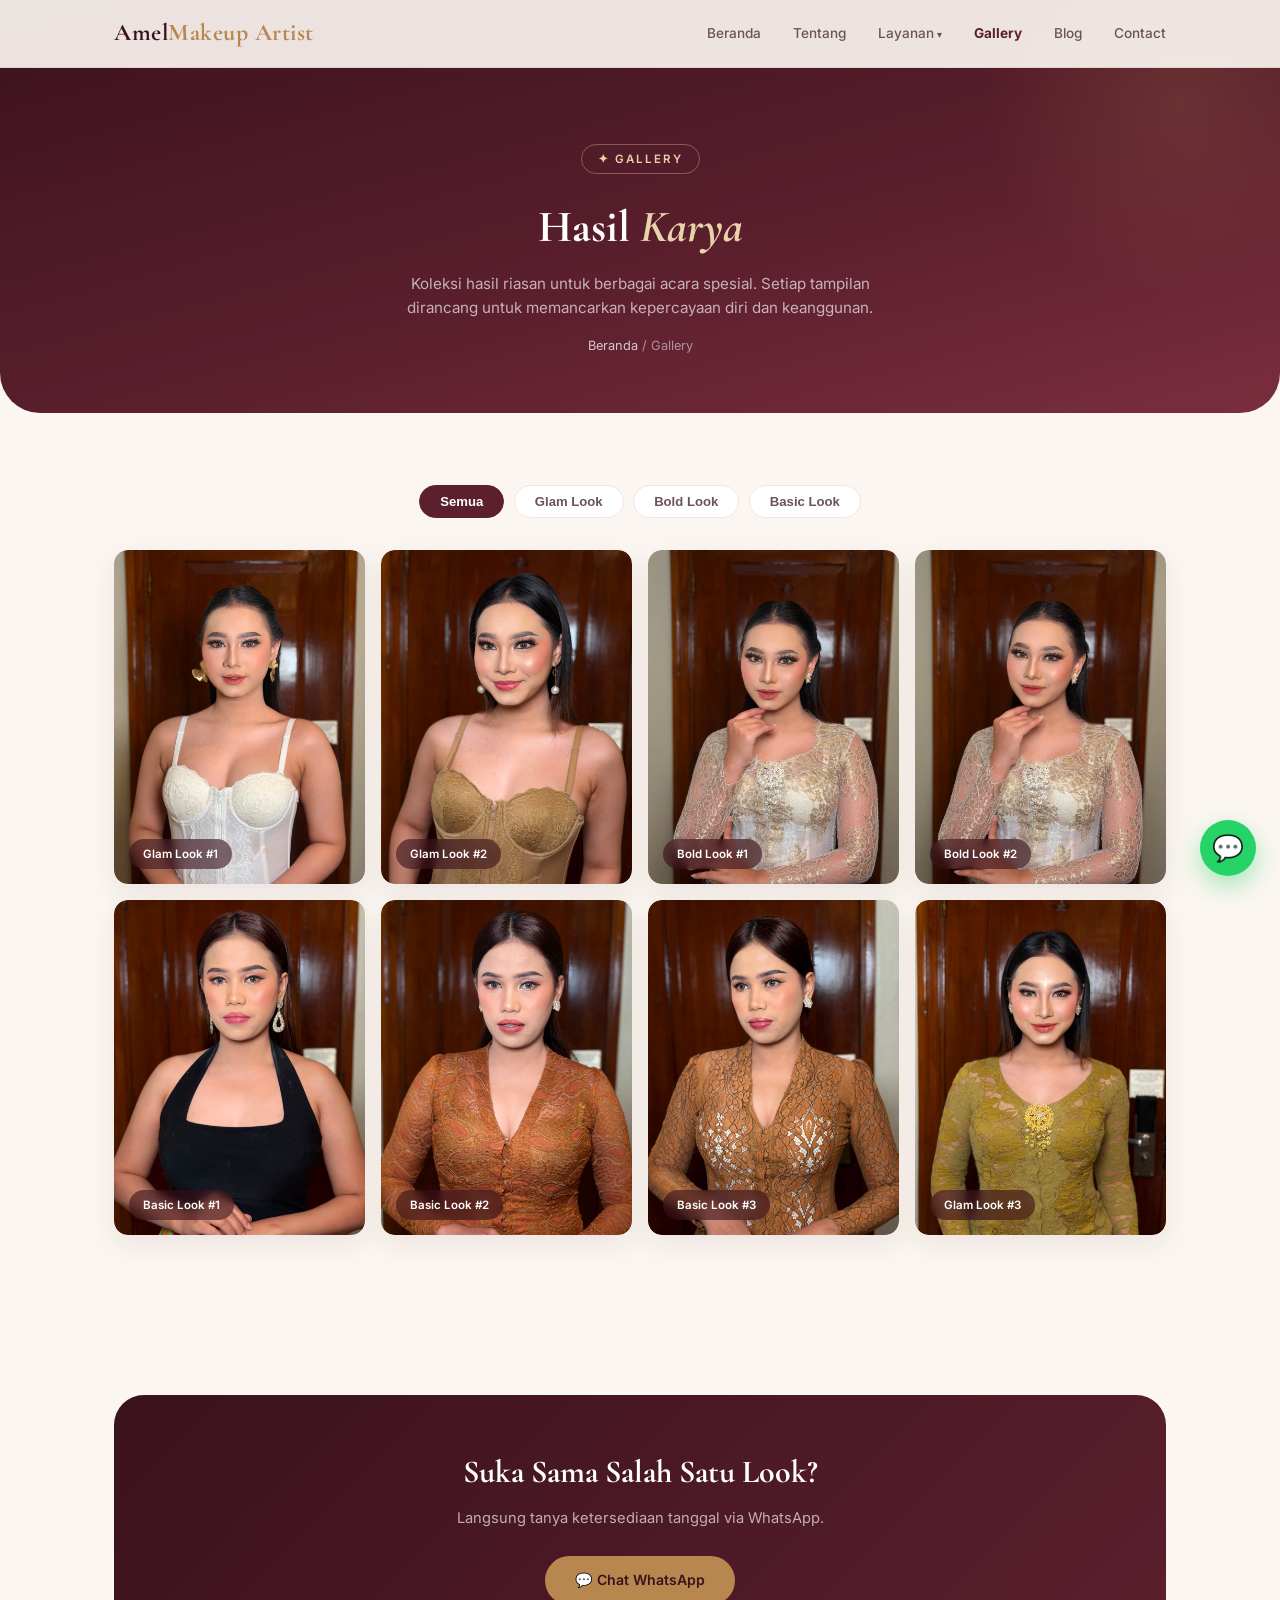
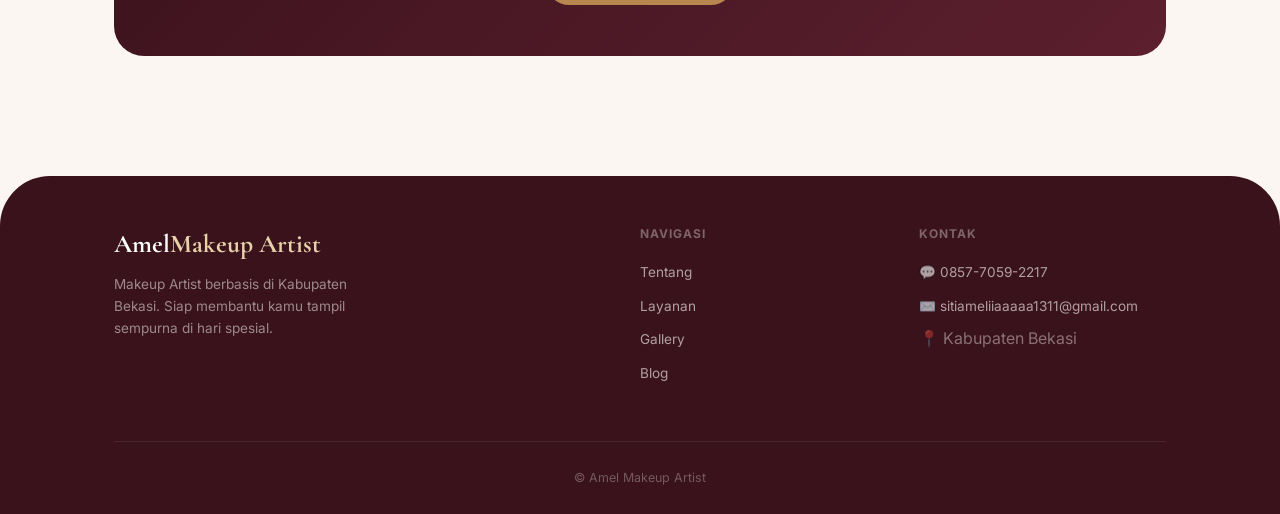
<file: gallery.html>
<!DOCTYPE html>
<html lang="id">
<head>
<meta charset="UTF-8"/>
<meta name="viewport" content="width=device-width, initial-scale=1.0"/>
<title>Gallery — Amel Makeup Artist</title>
<link rel="icon" type="image/svg+xml" href="favicon.svg"/>
<link rel="stylesheet" href="style.css"/>
</head>
<body>

<nav class="navbar">
  <div class="container">
    <a href="index.html" class="nav-logo">Amel<span>Makeup Artist</span></a>
    <ul class="nav-links" id="navLinks">
      <li><a href="index.html">Beranda</a></li>
      <li><a href="about.html">Tentang</a></li>
      <li class="has-dropdown">
        <a href="layanan.html">Layanan</a>
        <ul class="dropdown">
          <li><a href="layanan.html#basic">Basic Look</a></li>
          <li><a href="layanan.html#glam">Glam Look</a></li>
          <li><a href="layanan.html#bold">Bold Look</a></li>
        </ul>
      </li>
      <li><a href="gallery.html" class="active">Gallery</a></li>
      <li><a href="blog.html">Blog</a></li>
      <li><a href="contact.html">Contact</a></li>
    </ul>
    <button class="hamburger" id="hamburger" aria-label="Menu"><span></span><span></span><span></span></button>
  </div>
</nav>

<section class="page-hero">
  <div class="container">
    <span class="eyebrow">✦ Gallery</span>
    <h1>Hasil <span>Karya</span></h1>
    <p>Koleksi hasil riasan untuk berbagai acara spesial. Setiap tampilan dirancang untuk memancarkan kepercayaan diri dan keanggunan.</p>
    <div class="breadcrumb"><a href="index.html">Beranda</a> / Gallery</div>
  </div>
</section>

<div class="container">
  <section class="section fade-up">
    <div class="filter-bar">
      <button class="filter-btn active" data-filter="all">Semua</button>
      <button class="filter-btn" data-filter="glam">Glam Look</button>
      <button class="filter-btn" data-filter="bold">Bold Look</button>
      <button class="filter-btn" data-filter="basic">Basic Look</button>
    </div>
    <div class="gallery-grid" id="galleryGrid">
      <div class="gallery-item" data-cat="glam"><img src="images/glam-look/glam-look-1.jpeg" alt="Glam Look #1"><span class="cap">Glam Look #1</span></div>
      <div class="gallery-item" data-cat="glam"><img src="images/glam-look/glam-look-2.jpeg" alt="Glam Look #2"><span class="cap">Glam Look #2</span></div>
      <div class="gallery-item" data-cat="bold"><img src="images/bold-look/bold-look-1.jpeg" alt="Bold Look #1"><span class="cap">Bold Look #1</span></div>
      <div class="gallery-item" data-cat="bold"><img src="images/bold-look/bold-look-2.jpeg" alt="Bold Look #2"><span class="cap">Bold Look #2</span></div>
      <div class="gallery-item" data-cat="basic"><img src="images/basic-look/Basic-Look-1.jpeg" alt="Basic Look #1"><span class="cap">Basic Look #1</span></div>
      <div class="gallery-item" data-cat="basic"><img src="images/basic-look/Basic-Look-2.jpeg" alt="Basic Look #2"><span class="cap">Basic Look #2</span></div>
      <div class="gallery-item" data-cat="basic"><img src="images/basic-look/basic-look-3.jpeg" alt="Basic Look #3"><span class="cap">Basic Look #3</span></div>
      <div class="gallery-item" data-cat="glam"><img src="images/glam-look/glam-look-3.jpeg" alt="Glam Look #3"><span class="cap">Glam Look #3</span></div>
    </div>
  </section>

  <section class="section fade-up">
    <div class="cta-band">
      <h3>Suka Sama Salah Satu Look?</h3>
      <p>Langsung tanya ketersediaan tanggal via WhatsApp.</p>
      <a href="https://wa.me/6285770592217" class="btn btn-gold" target="_blank">💬 Chat WhatsApp</a>
    </div>
  </section>
</div>

<footer class="footer">
  <div class="container">
    <div class="footer-brand">
      <div class="name">Amel<span>Makeup Artist</span></div>
      <p>Makeup Artist berbasis di Kabupaten Bekasi. Siap membantu kamu tampil sempurna di hari spesial.</p>
    </div>
    <div>
      <h4>Navigasi</h4>
      <ul class="footer-links">
        <li><a href="about.html">Tentang</a></li>
        <li><a href="layanan.html">Layanan</a></li>
        <li><a href="gallery.html">Gallery</a></li>
        <li><a href="blog.html">Blog</a></li>
      </ul>
    </div>
    <div>
      <h4>Kontak</h4>
      <ul class="footer-links">
        <li><a href="https://wa.me/6285770592217">💬 0857-7059-2217</a></li>
        <li><a href="mailto:sitiameliiaaaaa1311@gmail.com">✉️ sitiameliiaaaaa1311@gmail.com</a></li>
        <li style="color:rgba(255,255,255,.4)">📍 Kabupaten Bekasi</li>
      </ul>
    </div>
    <div class="footer-bottom">© Amel Makeup Artist</div>
  </div>
</footer>

<a href="https://wa.me/6285770592217" class="wa-float" target="_blank" title="Chat WhatsApp">💬</a>
<script src="main.js"></script>
<script>
document.querySelectorAll('.filter-btn').forEach(btn=>{
  btn.addEventListener('click',function(){
    document.querySelectorAll('.filter-btn').forEach(b=>b.classList.remove('active'));
    this.classList.add('active');
    const f=this.dataset.filter;
    document.querySelectorAll('#galleryGrid .gallery-item').forEach(item=>{
      item.style.display=(f==='all'||item.dataset.cat===f)?'flex':'none';
    });
  });
});
</script>
</body>
</html>
</file>
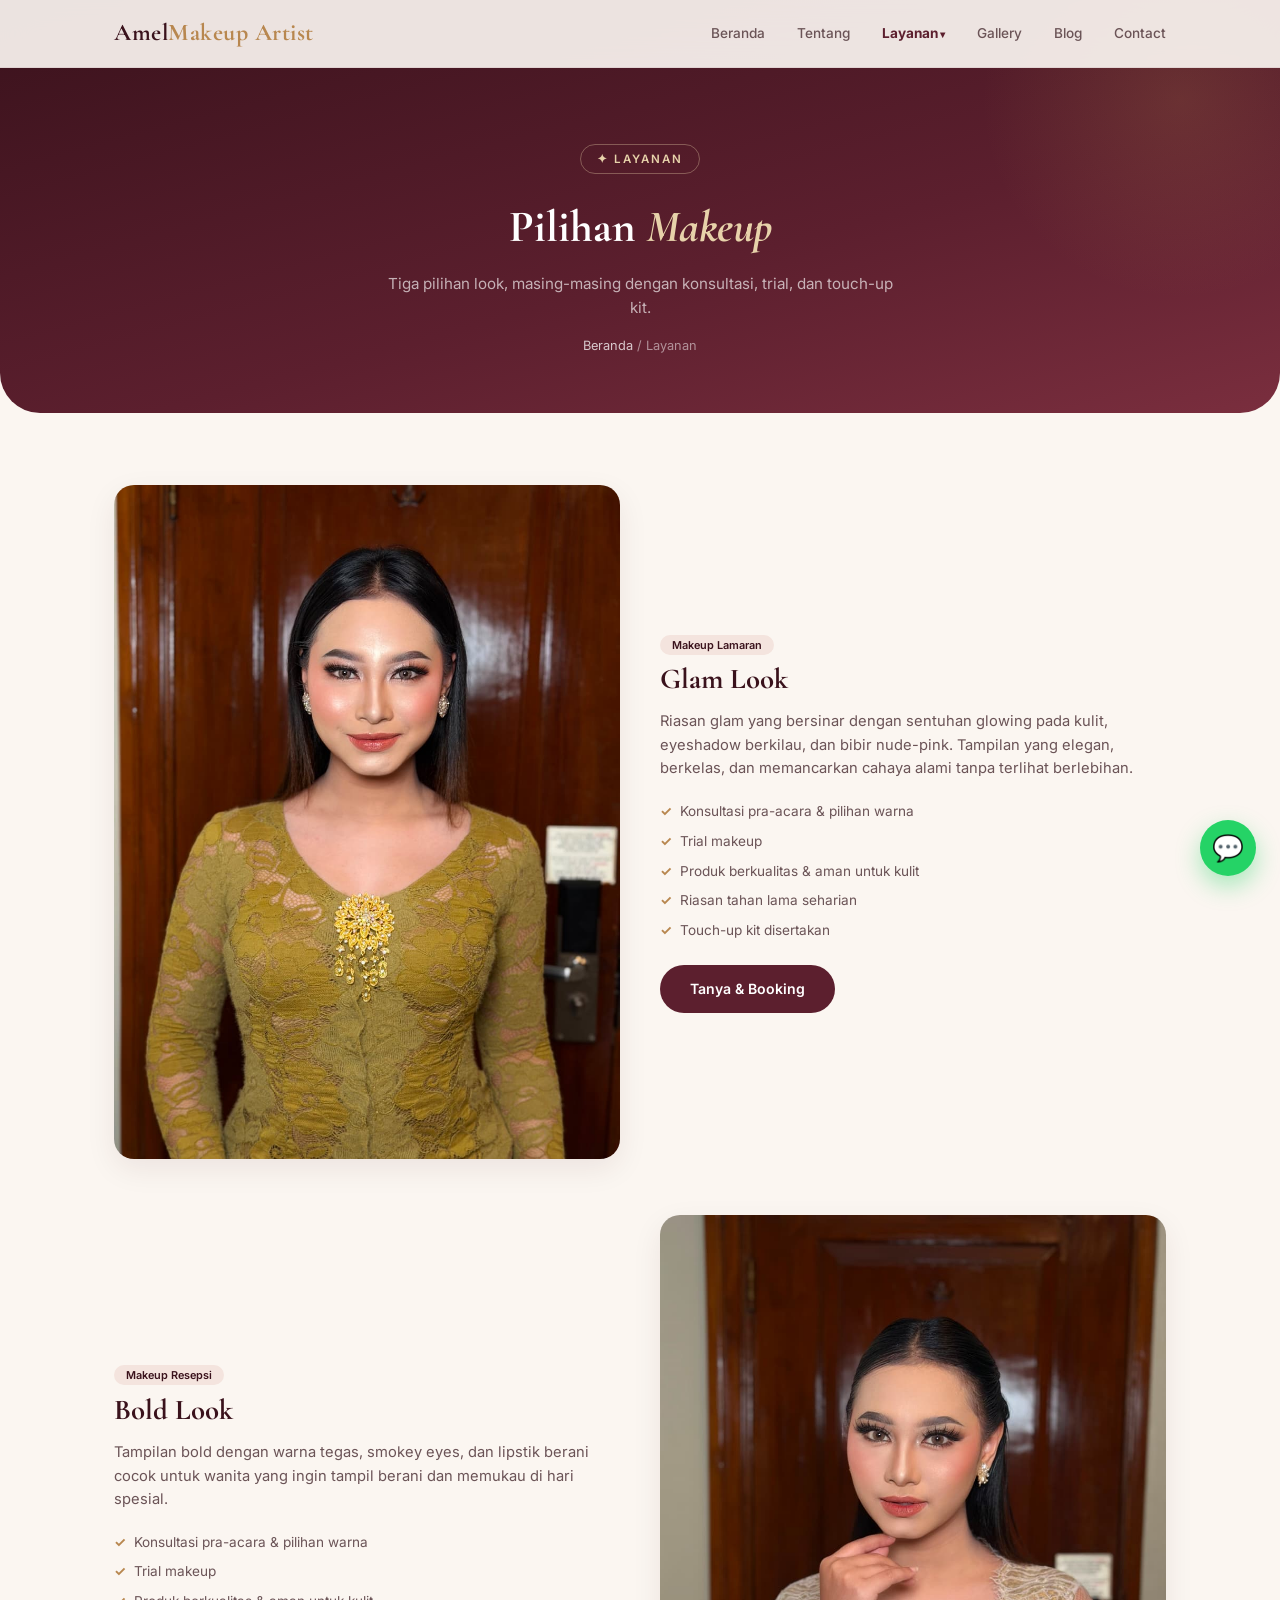
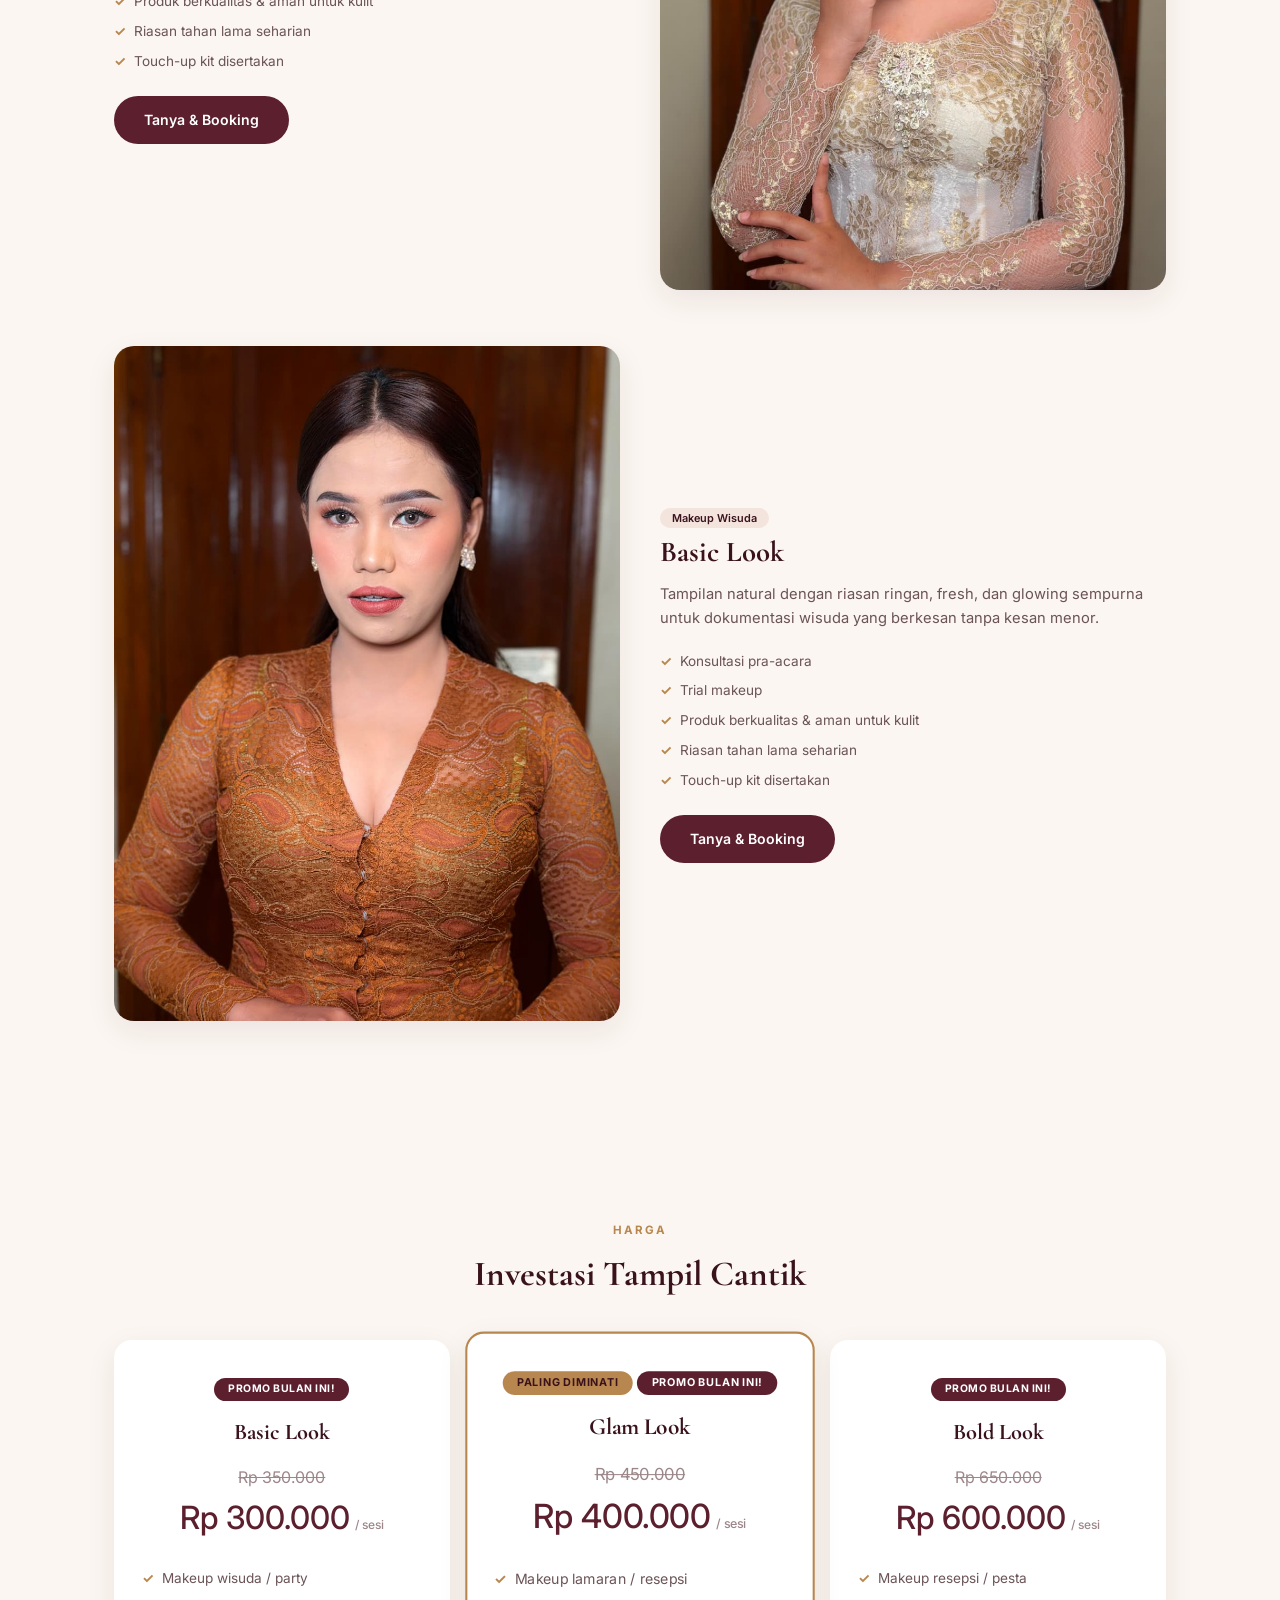
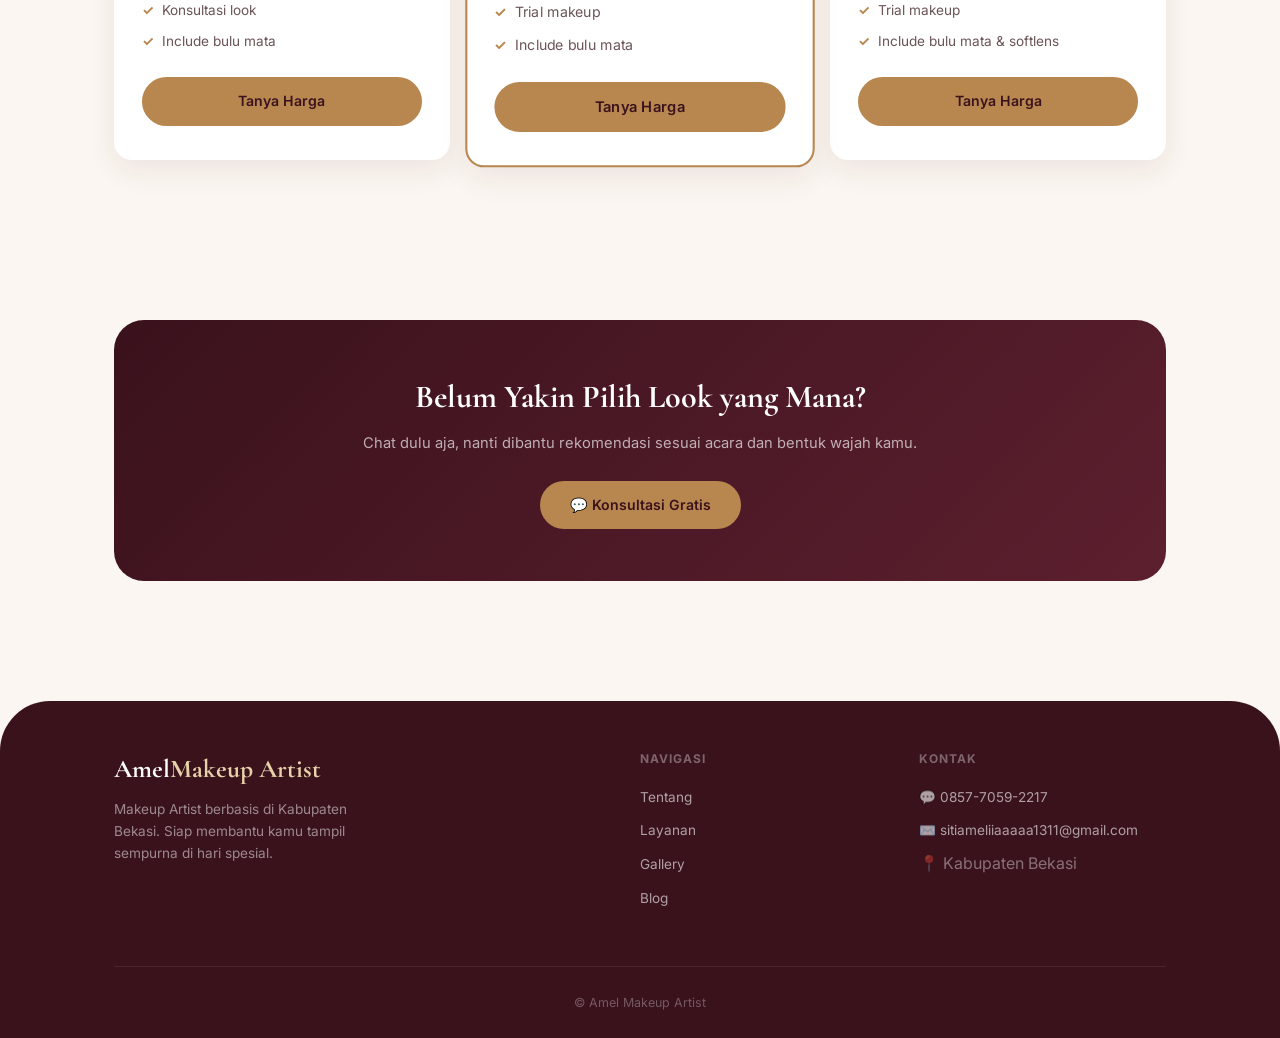
<file: layanan.html>
<!DOCTYPE html>
<html lang="id">
<head>
<meta charset="UTF-8"/>
<meta name="viewport" content="width=device-width, initial-scale=1.0"/>
<title>Layanan — Amel MUA</title>
<link rel="icon" type="image/svg+xml" href="favicon.svg"/>
<link rel="stylesheet" href="style.css"/>
</head>
<body>

<nav class="navbar">
  <div class="container">
    <a href="index.html" class="nav-logo">Amel<span>Makeup Artist</span></a>
    <ul class="nav-links" id="navLinks">
      <li><a href="index.html">Beranda</a></li>
      <li><a href="about.html">Tentang</a></li>
      <li class="has-dropdown">
        <a href="layanan.html" class="active">Layanan</a>
        <ul class="dropdown">
          <li><a href="#wisuda">Basic Look</a></li>
          <li><a href="#glam">Glam Look</a></li>
          <li><a href="#thailand">Bold Look</a></li>
        </ul>
      </li>
      <li><a href="gallery.html">Gallery</a></li>
      <li><a href="blog.html">Blog</a></li>
      <li><a href="contact.html">Contact</a></li>
    </ul>
    <button class="hamburger" id="hamburger" aria-label="Menu"><span></span><span></span><span></span></button>
  </div>
</nav>

<section class="page-hero">
  <div class="container">
    <span class="eyebrow">✦ Layanan</span>
    <h1>Pilihan <span>Makeup</span></h1>
    <p>Tiga pilihan look, masing-masing dengan konsultasi, trial, dan touch-up kit.</p>
    <div class="breadcrumb"><a href="index.html">Beranda</a> / Layanan</div>
  </div>
</section>

<div class="container">

  <section class="section fade-up">
    <div class="service-detail" id="glam">
      <div class="visual" style="background-image: url('images/glam-look/glam-look-3.jpeg'); background-size: cover; background-position: center top;"></div>
      <div>
        <span class="look-chip">Makeup Lamaran</span>
        <h3 class="serif">Glam Look</h3>
        <p>Riasan glam yang bersinar dengan sentuhan glowing pada kulit, eyeshadow berkilau, dan bibir nude-pink. Tampilan yang elegan, berkelas, dan memancarkan cahaya alami tanpa terlihat berlebihan.</p>
        <ul>
          <li>Konsultasi pra-acara &amp; pilihan warna</li>
          <li>Trial makeup</li>
          <li>Produk berkualitas &amp; aman untuk kulit</li>
          <li>Riasan tahan lama seharian</li>
          <li>Touch-up kit disertakan</li>
        </ul>
        <a href="https://wa.me/6285770592217?text=Halo%20Kak%20Amel%2C%20saya%20mau%20tanya%20Glam%20Look" class="btn btn-wine" target="_blank">Tanya &amp; Booking</a>
      </div>
    </div>

    <div class="service-detail" id="bold">
      <div class="visual" style="background-image: url('images/bold-look/bold-look-1.jpeg'); background-size: cover; background-position: center top;"></div>
      <div>
        <span class="look-chip">Makeup Resepsi</span>
        <h3 class="serif">Bold Look</h3>
        <p>Tampilan bold dengan warna tegas, smokey eyes, dan lipstik berani cocok untuk wanita yang ingin tampil berani dan memukau di hari spesial.</p>
        <ul>
          <li>Konsultasi pra-acara &amp; pilihan warna</li>
          <li>Trial makeup</li>
          <li>Produk berkualitas &amp; aman untuk kulit</li>
          <li>Riasan tahan lama seharian</li>
          <li>Touch-up kit disertakan</li>
        </ul>
        <a href="https://wa.me/6285770592217?text=Halo%20Kak%20Amel%2C%20saya%20mau%20tanya%20Bold%20Look" class="btn btn-wine" target="_blank">Tanya &amp; Booking</a>
      </div>
    </div>

    <div class="service-detail" id="wisuda">
      <div class="visual" style="background-image: url('images/basic-look/Basic-Look-2.jpeg'); background-size: cover; background-position: center top;"></div>
      <div>
        <span class="look-chip">Makeup Wisuda</span>
        <h3 class="serif">Basic Look</h3>
        <p>Tampilan natural dengan riasan ringan, fresh, dan glowing sempurna untuk dokumentasi wisuda yang berkesan tanpa kesan menor.</p>
        <ul>
          <li>Konsultasi pra-acara</li>
          <li>Trial makeup</li>
          <li>Produk berkualitas &amp; aman untuk kulit</li>
          <li>Riasan tahan lama seharian</li>
          <li>Touch-up kit disertakan</li>
        </ul>
        <a href="https://wa.me/6285770592217?text=Halo%20Kak%20Siti%2C%20saya%20mau%20tanya%20Makeup%20Wisuda" class="btn btn-wine" target="_blank">Tanya &amp; Booking</a>
      </div>
    </div>
  </section>

  <section class="section fade-up">
    <div class="section-head center">
      <span class="section-eyebrow">Harga</span>
      <h2 class="section-title">Investasi Tampil Cantik</h2>
    </div>
            <div class="pricing-grid">
      
      <!-- Paket Basic Look -->
      <div class="price-card">
        <span class="badge" style="background: var(--wine); color: white;">Promo Bulan Ini!</span>
        <h4>Basic Look</h4>
        <div class="amount" style="font-size: 1.3rem;">
          <span style="text-decoration: line-through; color: var(--text-muted); font-weight: 400; font-size: 1rem;">Rp 350.000</span>
          <br>
          <span style="font-size: 2rem; color: var(--wine);">Rp 300.000</span>
          <span>/ sesi</span>
        </div>
        <ul>
          <li>Makeup wisuda / party</li>
          <li>Konsultasi look</li>
          <li>Include bulu mata</li>
        </ul>
        <a href="https://wa.me/6285770592217?text=Halo%20Kak%20Amel%2C%20saya%20mau%20tanya%20Basic%20Look%20promo%20Bulan Ini" class="btn btn-gold btn-block" target="_blank">Tanya Harga</a>
      </div>

      <!-- Paket Glam Look (Paling Diminati) -->
      <div class="price-card featured">
        <span class="badge">Paling Diminati</span>
        <span class="badge" style="background: var(--wine); color: white; margin-top: -20px;">Promo Bulan Ini!</span>
        <h4>Glam Look</h4>
        <div class="amount" style="font-size: 1.3rem;">
          <span style="text-decoration: line-through; color: var(--text-muted); font-weight: 400; font-size: 1rem;">Rp 450.000</span>
          <br>
          <span style="font-size: 2rem; color: var(--wine);">Rp 400.000</span>
          <span>/ sesi</span>
        </div>
        <ul>
          <li>Makeup lamaran / resepsi</li>
          <li>Trial makeup</li>
          <li>Include bulu mata</li>
        </ul>
        <a href="https://wa.me/6285770592217?text=Halo%20Kak%20Amel%2C%20saya%20mau%20tanya%20Glam%20Look%20promo%20Bulan Ini" class="btn btn-gold btn-block" target="_blank">Tanya Harga</a>
      </div>

      <!-- Paket Bold Look (Sudah Diperbaiki) -->
      <div class="price-card">
        <span class="badge" style="background: var(--wine); color: white;">Promo Bulan Ini!</span>
        <h4>Bold Look</h4>
        <div class="amount" style="font-size: 1.3rem;">
          <span style="text-decoration: line-through; color: var(--text-muted); font-weight: 400; font-size: 1rem;">Rp 650.000</span>
          <br>
          <span style="font-size: 2rem; color: var(--wine);">Rp 600.000</span>
          <span>/ sesi</span>
        </div>
        <ul>
          <li>Makeup resepsi / pesta</li>
          <li>Trial makeup</li>
          <li>Include bulu mata &amp; softlens</li>
        </ul>
        <a href="https://wa.me/6285770592217?text=Halo%20Kak%20Amel%2C%20saya%20mau%20tanya%20Bold%20Look%20promo%20Bulan Ini" class="btn btn-gold btn-block" target="_blank">Tanya Harga</a>
      </div>
      
    </div>
  </section>

  <section class="section fade-up">
    <div class="cta-band">
      <h3>Belum Yakin Pilih Look yang Mana?</h3>
      <p>Chat dulu aja, nanti dibantu rekomendasi sesuai acara dan bentuk wajah kamu.</p>
      <a href="https://wa.me/6285770592217" class="btn btn-gold" target="_blank">💬 Konsultasi Gratis</a>
    </div>
  </section>
</div>

<footer class="footer">
  <div class="container">
    <div class="footer-brand">
      <div class="name">Amel<span>Makeup Artist</span></div>
      <p>Makeup Artist berbasis di Kabupaten Bekasi. Siap membantu kamu tampil sempurna di hari spesial.</p>
    </div>
    <div>
      <h4>Navigasi</h4>
      <ul class="footer-links">
        <li><a href="about.html">Tentang</a></li>
        <li><a href="layanan.html">Layanan</a></li>
        <li><a href="gallery.html">Gallery</a></li>
        <li><a href="blog.html">Blog</a></li>
      </ul>
    </div>
    <div>
      <h4>Kontak</h4>
      <ul class="footer-links">
        <li><a href="https://wa.me/6285770592217">💬 0857-7059-2217</a></li>
        <li><a href="mailto:sitiameliiaaaaa1311@gmail.com">✉️ sitiameliiaaaaa1311@gmail.com</a></li>
        <li style="color:rgba(255,255,255,.4)">📍 Kabupaten Bekasi</li>
      </ul>
    </div>
    <div class="footer-bottom">© Amel Makeup Artist</div>
  </div>
</footer>

<a href="https://wa.me/6285770592217" class="wa-float" target="_blank" title="Chat WhatsApp">💬</a>
<script src="main.js"></script>
</body>
</html>
</file>
<file: style.css>
@import url('https://fonts.googleapis.com/css2?family=Inter:wght@400;500;600;700&family=Cormorant+Garamond:ital,wght@0,500;0,600;0,700;1,500&display=swap');

*,*::before,*::after{margin:0;padding:0;box-sizing:border-box}

:root{
  --wine:#5C1F2E;
  --wine-dark:#3A121C;
  --blush:#F4E4DE;
  --ivory:#FBF6F1;
  --gold:#B8874F;
  --gold-soft:#E7D2AA;
  --text:#2B1A1D;
  --text-light:#6B5457;
  --text-muted:#9C8689;
  --white:#fff;
  --shadow:0 10px 30px rgba(58,18,28,.08);
  --shadow-lg:0 30px 60px rgba(58,18,28,.14);
  --radius:18px;
}

html{scroll-behavior:smooth}
body{font-family:'Inter',sans-serif;background:var(--ivory);color:var(--text);line-height:1.6;overflow-x:hidden}
.serif{font-family:'Cormorant Garamond',serif}
.container{max-width:1100px;margin:0 auto;padding:0 1.5rem}
a{color:inherit}
img{max-width:100%;display:block}

/* NAVBAR */
.navbar{position:fixed;top:0;left:0;right:0;z-index:1000;background:rgba(251,246,241,.92);backdrop-filter:blur(16px);border-bottom:1px solid rgba(92,31,46,.08);padding:.9rem 0}
.navbar .container{display:flex;justify-content:space-between;align-items:center}
.nav-logo{font-family:'Cormorant Garamond',serif;font-weight:700;font-size:1.5rem;color:var(--wine-dark);text-decoration:none;letter-spacing:.5px}
.nav-logo span{color:var(--gold)}
.nav-links{display:flex;gap:2rem;list-style:none;font-size:.85rem;font-weight:500;align-items:center}
.nav-links>li{position:relative}
.nav-links a{color:var(--text-light);text-decoration:none;transition:.25s}
.nav-links>li>a{padding:6px 0;display:inline-block}
.nav-links a:hover{color:var(--wine)}
.nav-links a.active{color:var(--wine);font-weight:700}
.nav-cta{background:var(--wine);color:var(--white)!important;padding:8px 20px;border-radius:30px}
.nav-cta:hover{background:var(--wine-dark)!important}
.hamburger{display:none;flex-direction:column;gap:4px;background:none;border:none;cursor:pointer;padding:4px}
.hamburger span{width:22px;height:2px;background:var(--wine-dark);border-radius:2px}

/* dropdown */
.has-dropdown>a::after{content:' ▾';font-size:.7em}
.dropdown{position:absolute;top:calc(100% + 14px);left:50%;transform:translateX(-50%);background:var(--white);border-radius:16px;box-shadow:var(--shadow-lg);padding:.6rem;min-width:220px;list-style:none;opacity:0;visibility:hidden;transition:.25s;}
.has-dropdown:hover .dropdown{opacity:1;visibility:visible;top:calc(100% + 6px)}
.dropdown li a{display:block;padding:10px 14px;border-radius:10px;color:var(--text);font-weight:500;font-size:.85rem}
.dropdown li a:hover{background:var(--blush);color:var(--wine)}

/* PAGE HERO (inner pages) */
.page-hero{padding:9rem 0 3.5rem;background:linear-gradient(165deg,var(--wine-dark),var(--wine) 60%,#7A2E3E);border-radius:0 0 40px 40px;text-align:center;color:var(--white);position:relative;overflow:hidden}
.page-hero::before{content:'';position:absolute;top:-100px;right:-100px;width:400px;height:400px;border-radius:50%;background:radial-gradient(circle,rgba(184,135,79,.18),transparent 70%)}
.page-hero .container{position:relative;z-index:1}
.eyebrow{display:inline-block;color:var(--gold-soft);font-size:.72rem;letter-spacing:2px;text-transform:uppercase;font-weight:600;border:1px solid rgba(231,210,170,.35);padding:5px 16px;border-radius:30px;margin-bottom:1.1rem}
.page-hero h1{font-family:'Cormorant Garamond',serif;font-size:2.8rem;font-weight:700;margin-bottom:.5rem}
.page-hero h1 span{color:var(--gold-soft);font-style:italic}
.page-hero p{color:rgba(255,255,255,.65);max-width:520px;margin:0 auto;font-size:.95rem}
.breadcrumb{font-size:.8rem;color:rgba(255,255,255,.5);margin-top:1rem}
.breadcrumb a{color:rgba(255,255,255,.75);text-decoration:none}

/* HOME HERO */
.hero{padding:9rem 0 4rem;background:linear-gradient(165deg,var(--wine-dark),var(--wine) 60%,#7A2E3E);border-radius:0 0 50px 50px;position:relative;overflow:hidden}
.hero::before{content:'';position:absolute;top:-100px;right:-100px;width:400px;height:400px;border-radius:50%;background:radial-gradient(circle,rgba(184,135,79,.18),transparent 70%)}
.hero h1{font-family:'Cormorant Garamond',serif;font-size:3.4rem;font-weight:700;color:var(--white);line-height:1.1;margin-bottom:.4rem}
.hero h1 span{color:var(--gold-soft);font-style:italic}
.hero-tag{color:rgba(255,255,255,.75);font-size:1.05rem;margin-bottom:1.2rem}
.hero-desc{color:rgba(255,255,255,.6);font-size:.95rem;max-width:440px;margin-bottom:2rem}
.hero-actions{display:flex;gap:1rem;flex-wrap:wrap;margin-bottom:2.5rem}
.hero-stats{display:grid;grid-template-columns:repeat(3,1fr);gap:1rem;padding-top:1.6rem;border-top:1px solid rgba(255,255,255,.12);max-width:420px}
.stat-num{font-family:'Cormorant Garamond',serif;font-size:1.8rem;font-weight:700;color:var(--gold-soft)}
.stat-label{font-size:.68rem;color:rgba(255,255,255,.55);text-transform:uppercase;letter-spacing:.5px}
.hero-photo{aspect-ratio:3/4;border-radius:24px;background:linear-gradient(150deg,#7A2E3E,#3A121C);border:1px solid rgba(231,210,170,.25);box-shadow:var(--shadow-lg);display:flex;align-items:center;justify-content:center;text-align:center;color:rgba(255,255,255,.55);font-size:.85rem;padding:2rem}

/* BUTTONS */
.btn{padding:13px 30px;border-radius:30px;font-weight:600;font-size:.88rem;text-decoration:none;display:inline-flex;align-items:center;gap:8px;transition:.25s;border:none;cursor:pointer}
.btn-gold{background:var(--gold);color:var(--wine-dark)}
.btn-gold:hover{background:var(--gold-soft);transform:translateY(-3px);box-shadow:0 10px 24px rgba(184,135,79,.35)}
.btn-ghost{background:rgba(255,255,255,.08);color:var(--white);border:1px solid rgba(255,255,255,.25)}
.btn-ghost:hover{background:rgba(255,255,255,.16);transform:translateY(-3px)}
.btn-wine{background:var(--wine);color:var(--white)}
.btn-wine:hover{background:var(--wine-dark);transform:translateY(-3px)}
.btn-block{width:100%;justify-content:center}

/* SECTION */
.section{padding:4.5rem 0}
.section-eyebrow{color:var(--gold);font-size:.72rem;letter-spacing:2px;text-transform:uppercase;font-weight:700;margin-bottom:.4rem;display:block}
.section-title{font-family:'Cormorant Garamond',serif;font-size:2.2rem;font-weight:700;color:var(--wine-dark);margin-bottom:.6rem}
.section-sub{color:var(--text-muted);font-size:.95rem;max-width:520px}
.section-head{margin-bottom:2.4rem}
.section-head.center{text-align:center;margin-left:auto;margin-right:auto}
.section-head.center .section-sub{margin-left:auto;margin-right:auto}

/* CARD GRIDS */
.why-grid{display:grid;grid-template-columns:repeat(4,1fr);gap:1.2rem}
.why-card{background:var(--white);border-radius:var(--radius);padding:1.8rem 1.4rem;box-shadow:var(--shadow);text-align:center;transition:.3s}
.why-card:hover{transform:translateY(-6px);box-shadow:var(--shadow-lg)}
.why-card .ic{font-size:2rem;margin-bottom:.6rem;display:block}
.why-card h4{font-size:.95rem;font-weight:600;color:var(--wine-dark);margin-bottom:.3rem}
.why-card p{font-size:.82rem;color:var(--text-muted)}

.gallery-grid{display:grid;grid-template-columns:repeat(4,1fr);gap:1rem}
/* --- Kotak Gallery --- */
.gallery-item {
    aspect-ratio: 3 / 4;
    border-radius: 14px;
    background: linear-gradient(150deg, var(--blush), var(--gold-soft));
    display: flex;
    align-items: flex-end;
    justify-content: flex-start;
    
    /* --- PERBAIKAN PENTING --- */
    padding: 0; /* Hapus padding agar gambar penuh dari ujung ke ujung */
    position: relative;
    overflow: hidden; 
    box-shadow: var(--shadow);
    transition: .3s;
    text-decoration: none;
    flex-direction: column; 
}

.gallery-item:hover {
    transform: translateY(-6px);
    box-shadow: var(--shadow-lg);
}

/* --- Foto (img) di dalam kotak --- */
.gallery-item img {
    position: absolute;      
    top: 0;
    left: 0;
    width: 100%;
    height: 100%;
    object-fit: cover;       
    object-position: center; 
    z-index: 0;              
    border-radius: 14px;     /* Sudut foto mengikuti kotak */
}

/* --- Teks Keterangan (Cap) --- */
.gallery-item .cap {
    position: absolute;      /* Ubah menjadi absolute agar tidak terdorong */
    bottom: 15px;            /* Jarak dari bawah */
    left: 15px;              /* Jarak dari kiri */
    z-index: 1;              
    background: rgba(58, 18, 28, .6);
    color: var(--white);
    font-size: .72rem;
    font-weight: 600;
    padding: 6px 14px;
    border-radius: 20px;
    backdrop-filter: blur(4px);
    pointer-events: none;    
}
.gallery-note{text-align:center;color:var(--text-muted);font-size:.85rem;margin-top:1.6rem}

.filter-bar{display:flex;gap:.6rem;justify-content:center;flex-wrap:wrap;margin-bottom:2rem}
.filter-btn{background:var(--white);border:1px solid var(--blush);color:var(--text-light);padding:8px 20px;border-radius:30px;font-size:.82rem;font-weight:600;cursor:pointer;transition:.25s}
.filter-btn.active,.filter-btn:hover{background:var(--wine);color:var(--white);border-color:var(--wine)}

.services-list{display:flex;flex-direction:column;gap:1rem}
.service-row{background:var(--white);border-radius:var(--radius);padding:1.6rem 1.8rem;box-shadow:var(--shadow);display:grid;grid-template-columns:60px 1fr auto;gap:1.4rem;align-items:center;transition:.3s;text-decoration:none;color:inherit}
.service-row:hover{box-shadow:var(--shadow-lg);transform:translateY(-3px)}
.service-num{font-family:'Cormorant Garamond',serif;font-size:2.2rem;font-weight:700;color:var(--gold-soft)}
.service-row h4{font-size:1.1rem;color:var(--wine-dark);margin-bottom:.2rem}
.service-row p{font-size:.85rem;color:var(--text-muted)}
.service-looks{display:flex;gap:6px;flex-wrap:wrap;margin-top:.5rem}
.look-chip{background:var(--blush);color:var(--wine-dark);font-size:.68rem;font-weight:600;padding:3px 12px;border-radius:20px}
.service-price{font-weight:700;color:var(--wine);font-size:.95rem;white-space:nowrap}

.service-detail{display:grid;grid-template-columns:1fr 1fr;gap:2.5rem;align-items:center;margin-bottom:3.5rem;scroll-margin-top:100px}
.service-detail:nth-child(even){direction:rtl}
.service-detail:nth-child(even)>*{direction:ltr}
.service-detail .visual {
    aspect-ratio: 3/4; /* Ubah dari 4/3 menjadi 3/4 */
    border-radius: 20px;
    background: linear-gradient(150deg, var(--blush), var(--gold-soft));
    box-shadow: var(--shadow);
    display: flex;
    align-items: center;
    justify-content: center;
    color: var(--wine-dark);
    font-weight: 600;
    text-align: center;
    padding: 1.5rem;
    /* Pastikan foto mengisi penuh kotak yang baru */
    background-size: cover; 
    background-position: center;
}
.service-detail h3{font-family:'Cormorant Garamond',serif;font-size:1.8rem;color:var(--wine-dark);margin-bottom:.5rem}
.service-detail p{color:var(--text-light);font-size:.92rem;margin-bottom:1rem}
.service-detail ul{list-style:none;font-size:.85rem;color:var(--text-light);margin-bottom:1.2rem}
.service-detail ul li{padding:4px 0;display:flex;gap:8px}
.service-detail ul li::before{content:'✓';color:var(--gold);font-weight:700}

.pricing-grid{display:grid;grid-template-columns:repeat(3,1fr);gap:1.4rem}
.price-card{background:var(--white);border-radius:var(--radius);padding:2rem 1.6rem;box-shadow:var(--shadow);text-align:center;border:2px solid transparent;transition:.3s}
.price-card.featured{border-color:var(--gold);transform:scale(1.04)}
.price-card:hover{transform:translateY(-6px)}
.price-card .badge{display:inline-block;background:var(--gold);color:var(--wine-dark);font-size:.65rem;font-weight:700;padding:3px 14px;border-radius:20px;margin-bottom:.8rem;text-transform:uppercase;letter-spacing:.5px}
.price-card h4{font-family:'Cormorant Garamond',serif;font-size:1.4rem;color:var(--wine-dark);margin-bottom:.3rem}
.price-card .amount{font-size:1.6rem;font-weight:700;color:var(--wine);margin:.6rem 0}
.price-card .amount span{font-size:.75rem;color:var(--text-muted);font-weight:500}
.price-card ul{list-style:none;text-align:left;margin:1.2rem 0;font-size:.85rem;color:var(--text-light)}
.price-card ul li{padding:5px 0;display:flex;gap:8px}
.price-card ul li::before{content:'✓';color:var(--gold);font-weight:700}

.testi-grid{display:grid;grid-template-columns:repeat(2,1fr);gap:1.4rem}
.testi-card{background:var(--white);border-radius:var(--radius);padding:1.8rem;box-shadow:var(--shadow)}
.testi-card .quote{font-size:.92rem;color:var(--text-light);font-style:italic;line-height:1.75}
.testi-card .author{margin-top:1rem;font-weight:700;color:var(--wine-dark);font-size:.88rem}
.testi-card .role{font-size:.75rem;color:var(--text-muted)}

.steps-row{display:grid;grid-template-columns:repeat(4,1fr);gap:1.2rem}
.step-card{text-align:center;padding:1.4rem}
.step-num{width:44px;height:44px;border-radius:50%;background:var(--wine);color:var(--white);display:flex;align-items:center;justify-content:center;font-weight:700;margin:0 auto .8rem;font-family:'Cormorant Garamond',serif;font-size:1.2rem}
.step-card h5{font-size:.88rem;color:var(--wine-dark);margin-bottom:.3rem}
.step-card p{font-size:.78rem;color:var(--text-muted)}

.faq-item{background:var(--white);border-radius:14px;margin-bottom:.8rem;box-shadow:var(--shadow);overflow:hidden}
.faq-q{padding:1.2rem 1.5rem;display:flex;justify-content:space-between;align-items:center;cursor:pointer;font-weight:600;font-size:.92rem;color:var(--wine-dark)}
.faq-q .plus{transition:.3s;color:var(--gold);font-size:1.2rem}
.faq-item.open .plus{transform:rotate(45deg)}
.faq-a{max-height:0;overflow:hidden;transition:.3s;padding:0 1.5rem;font-size:.85rem;color:var(--text-light)}
.faq-item.open .faq-a{max-height:220px;padding:0 1.5rem 1.2rem}

.about-grid{display:grid;grid-template-columns:1fr 1fr;gap:2.5rem;align-items:start}
.about-text{font-size:.95rem;color:var(--text-light);line-height:1.9}
.about-text p+p{margin-top:1rem}
.about-highlight{display:inline-block;background:var(--blush);color:var(--wine-dark);padding:2px 12px;border-radius:6px;font-weight:600}
.about-info-cards{display:grid;grid-template-columns:1fr 1fr;gap:12px}
.about-info-card{background:var(--white);border:1px solid rgba(92,31,46,.06);border-radius:var(--radius);padding:1rem 1.2rem;box-shadow:var(--shadow)}
.about-info-card .label{font-size:.65rem;font-weight:600;color:var(--text-muted);text-transform:uppercase;letter-spacing:.5px}
.about-info-card .value{font-size:.9rem;font-weight:600;color:var(--text);margin-top:2px}

.edu-grid{display:grid;grid-template-columns:1fr 1fr;gap:1.2rem}
.edu-card{background:var(--white);border-radius:var(--radius);padding:1.5rem;box-shadow:var(--shadow);position:relative;overflow:hidden}
.edu-card::before{content:'';position:absolute;top:0;left:0;right:0;height:3px;background:linear-gradient(90deg,var(--gold),var(--gold-soft));transform:scaleX(0);transition:.3s}
.edu-card:hover::before{transform:scaleX(1)}
.edu-card .icon{font-size:2rem;display:block;margin-bottom:6px}
.edu-card .title{font-weight:700;font-size:1rem;color:var(--wine-dark)}
.edu-card .sub{font-size:.85rem;color:var(--wine);font-weight:500}
.edu-card .desc{font-size:.85rem;color:var(--text-light);margin-top:4px}
.edu-card .tag{display:inline-block;background:var(--blush);color:var(--wine-dark);font-size:.65rem;font-weight:700;padding:2px 12px;border-radius:20px;margin-top:6px;text-transform:uppercase}

/* BLOG */
.blog-grid{display:grid;grid-template-columns:repeat(3,1fr);gap:1.4rem}
.blog-card{background:var(--white);border-radius:var(--radius);overflow:hidden;box-shadow:var(--shadow);transition:.3s;text-decoration:none;color:inherit;display:block}
.blog-card:hover{transform:translateY(-6px);box-shadow:var(--shadow-lg)}
.blog-card .thumb{aspect-ratio:16/10;background:linear-gradient(150deg,var(--blush),var(--gold-soft));display:flex;align-items:center;justify-content:center;font-size:1.8rem}
.blog-card .body{padding:1.2rem 1.3rem}
.blog-card .tag{color:var(--gold);font-size:.68rem;font-weight:700;text-transform:uppercase;letter-spacing:.5px}
.blog-card h4{font-family:'Cormorant Garamond',serif;font-size:1.15rem;color:var(--wine-dark);margin:.4rem 0 .5rem;line-height:1.3}
.blog-card p{font-size:.82rem;color:var(--text-muted)}
.blog-card .meta{font-size:.72rem;color:var(--text-muted);margin-top:.8rem}

/* CONTACT */
.contact-grid{display:grid;grid-template-columns:1fr 1fr;gap:2.5rem}
.contact-form{display:flex;flex-direction:column;gap:1rem}
.contact-form label{font-size:.8rem;font-weight:600;color:var(--wine-dark);margin-bottom:4px;display:block}
.contact-form input,.contact-form select,.contact-form textarea{width:100%;padding:12px 14px;border-radius:12px;border:1px solid rgba(92,31,46,.14);background:var(--white);font-family:inherit;font-size:.88rem;color:var(--text)}
.contact-form input:focus,.contact-form select:focus,.contact-form textarea:focus{outline:2px solid var(--gold-soft)}
.contact-info-card{background:var(--white);border-radius:var(--radius);padding:1.6rem;box-shadow:var(--shadow);display:flex;gap:1rem;align-items:flex-start;margin-bottom:1rem}
.contact-info-card .ic{font-size:1.4rem}
.contact-info-card h5{font-size:.9rem;color:var(--wine-dark);margin-bottom:2px}
.contact-info-card p{font-size:.82rem;color:var(--text-muted)}
.map-box{aspect-ratio:16/9;border-radius:var(--radius);background:linear-gradient(150deg,var(--blush),var(--gold-soft));display:flex;align-items:center;justify-content:center;color:var(--wine-dark);font-size:.85rem;box-shadow:var(--shadow)}

/* CTA BAND */
.cta-band{background:linear-gradient(135deg,var(--wine-dark),var(--wine));border-radius:30px;padding:3.2rem 2.5rem;text-align:center;color:var(--white);margin:1rem 0}
.cta-band h3{font-family:'Cormorant Garamond',serif;font-size:2rem;margin-bottom:.6rem}
.cta-band p{color:rgba(255,255,255,.65);margin-bottom:1.6rem;font-size:.92rem}

/* FOOTER */
.footer{background:var(--wine-dark);color:var(--white);padding:3rem 0 1.6rem;margin-top:2rem;border-radius:50px 50px 0 0}
.footer .container{display:grid;grid-template-columns:2fr 1fr 1fr;gap:2rem}
.footer h4{font-size:.75rem;text-transform:uppercase;letter-spacing:1px;color:rgba(255,255,255,.35);margin-bottom:1rem}
.footer-brand .name{font-family:'Cormorant Garamond',serif;font-size:1.6rem;font-weight:700}
.footer-brand .name span{color:var(--gold-soft)}
.footer-brand p{color:rgba(255,255,255,.5);font-size:.85rem;margin-top:.6rem;max-width:280px}
.footer-links{list-style:none}
.footer-links li{margin-bottom:8px}
.footer-links a{color:rgba(255,255,255,.6);text-decoration:none;font-size:.85rem}
.footer-links a:hover{color:var(--gold-soft)}
.footer-bottom{grid-column:1/-1;padding-top:1.6rem;margin-top:1rem;border-top:1px solid rgba(255,255,255,.08);text-align:center;font-size:.78rem;color:rgba(255,255,255,.3)}

.fade-up{opacity:0;transform:translateY(24px);transition:.6s cubic-bezier(.4,0,.2,1)}
.fade-up.visible{opacity:1;transform:translateY(0)}

.wa-float{position:fixed;bottom:24px;right:24px;background:#25D366;color:#fff;width:56px;height:56px;border-radius:50%;display:flex;align-items:center;justify-content:center;font-size:1.6rem;text-decoration:none;box-shadow:0 10px 24px rgba(37,211,102,.4);z-index:999;transition:.3s}
.wa-float:hover{transform:scale(1.08)}

@media(max-width:900px){
  .hero .container{grid-template-columns:1fr;text-align:center}
  .hero-desc{margin:0 auto 2rem}
  .hero-actions{justify-content:center}
  .hero-stats{margin:0 auto}
  .hero-photo{max-width:280px;margin:0 auto}
  .why-grid{grid-template-columns:1fr 1fr}
  .gallery-grid{grid-template-columns:1fr 1fr}
  .pricing-grid{grid-template-columns:1fr}
  .price-card.featured{transform:none}
  .testi-grid{grid-template-columns:1fr}
  .steps-row{grid-template-columns:1fr 1fr}
  .service-row{grid-template-columns:1fr;text-align:center}
  .service-detail{grid-template-columns:1fr}
  .service-detail:nth-child(even){direction:ltr}
  .about-grid{grid-template-columns:1fr}
  .about-info-cards{grid-template-columns:1fr 1fr}
  .edu-grid{grid-template-columns:1fr}
  .blog-grid{grid-template-columns:1fr 1fr}
  .contact-grid{grid-template-columns:1fr}
  .footer .container{grid-template-columns:1fr;text-align:center}
  .footer-brand p{margin:.6rem auto 0}
  .nav-links{display:none}
  .nav-links.open{display:flex;flex-direction:column;position:absolute;top:100%;left:0;right:0;background:var(--ivory);padding:1.2rem;gap:.6rem;box-shadow:var(--shadow);align-items:flex-start}
  .dropdown{position:static;transform:none;opacity:1;visibility:visible;box-shadow:none;display:none;width:100%;padding-left:1rem}
  .has-dropdown.open .dropdown{display:block}
  .hamburger{display:flex}
}
@media(max-width:480px){
  .hero h1,.page-hero h1{font-size:2.2rem}
  .why-grid{grid-template-columns:1fr}
  .gallery-grid{grid-template-columns:1fr 1fr}
  .steps-row{grid-template-columns:1fr 1fr}
  .section-title{font-size:1.7rem}
  .blog-grid{grid-template-columns:1fr}
}
/* --- KOLOM VIDEO DI HERO --- */
.hero .container {
    display: flex;
    align-items: center;
    justify-content: space-between;
    gap: 3rem;
}

.hero-text {
    flex: 1.2; /* Teks sedikit lebih lebar */
    max-width: 550px;
}

.hero-video-wrapper {
    flex: 1;
    display: flex;
    justify-content: center; /* Tetap di tengah kolomnya */
    padding-left: 2.5rem; /* Tambahkan jarak dorong dari teks */
}

.hero-video {
    width: 100%;
    max-width: 380px; /* DILEBARKAN DARI 320px JADI 400px */
    aspect-ratio: 9 / 16;
    object-fit: cover;
    border-radius: 24px; 
    
    /* --- PERKUAT BAYANGAN AGAR LEBIH MEWAH --- */
    box-shadow: 0 25px 50px rgba(0, 0, 0, 0.6); 
    border: 2px solid rgba(255, 255, 255, 0.15); 
    background-color: #3A121C;
}

/* RESPONSIVE HP */
@media (max-width: 768px) {
    .hero .container {
        flex-direction: column;
        gap: 1.5rem; /* Jarak antar elemen (judul, video, teks) */
        text-align: center;
    }
    
    .hero-text {
        max-width: 100%;
    }

    /* Tambahan ini biar videonya rapi dan ada jarak atas-bawah */
    .hero-video-wrapper {
        margin: 1.5rem 0; /* Jarak atas dan bawah video */
    }

    .hero-video {
        max-width: 320px;
        aspect-ratio: 9 / 16;
    }
}
/* --- LAYANAN: GRID TOMBOL --- */
.service-tags-grid {
    display: grid;
    grid-template-columns: repeat(3, 1fr); /* 3 Kolom seperti di gambar */
    gap: 1rem;
    margin-top: 1rem;
}

.service-tag-btn {
    display: flex;
    align-items: center;
    justify-content: center;
    gap: 10px;
    background: var(--white);
    border: 2px solid var(--wine); /* Bingkai warna merah anggur */
    border-radius: 8px; /* Sudut agak tumpul */
    padding: 1rem 0.5rem;
    text-decoration: none;
    color: var(--wine-dark);
    font-weight: 600;
    font-size: 1rem;
    transition: all 0.3s ease;
    box-shadow: var(--shadow);
}

.service-tag-btn:hover {
    background: var(--wine); /* Berubah warna saat disentuh mouse */
    color: var(--white);
    transform: translateY(-3px);
    box-shadow: var(--shadow-lg);
}

/* Responsif untuk HP (jadi 2 kolom atau 1 kolom) */
@media (max-width: 900px) {
    .service-tags-grid {
        grid-template-columns: repeat(2, 1fr);
    }
}
@media (max-width: 480px) {
    .service-tags-grid {
        grid-template-columns: 1fr; /* Di HP jadinya 1 kolom ke bawah */
    }
}
</file>
